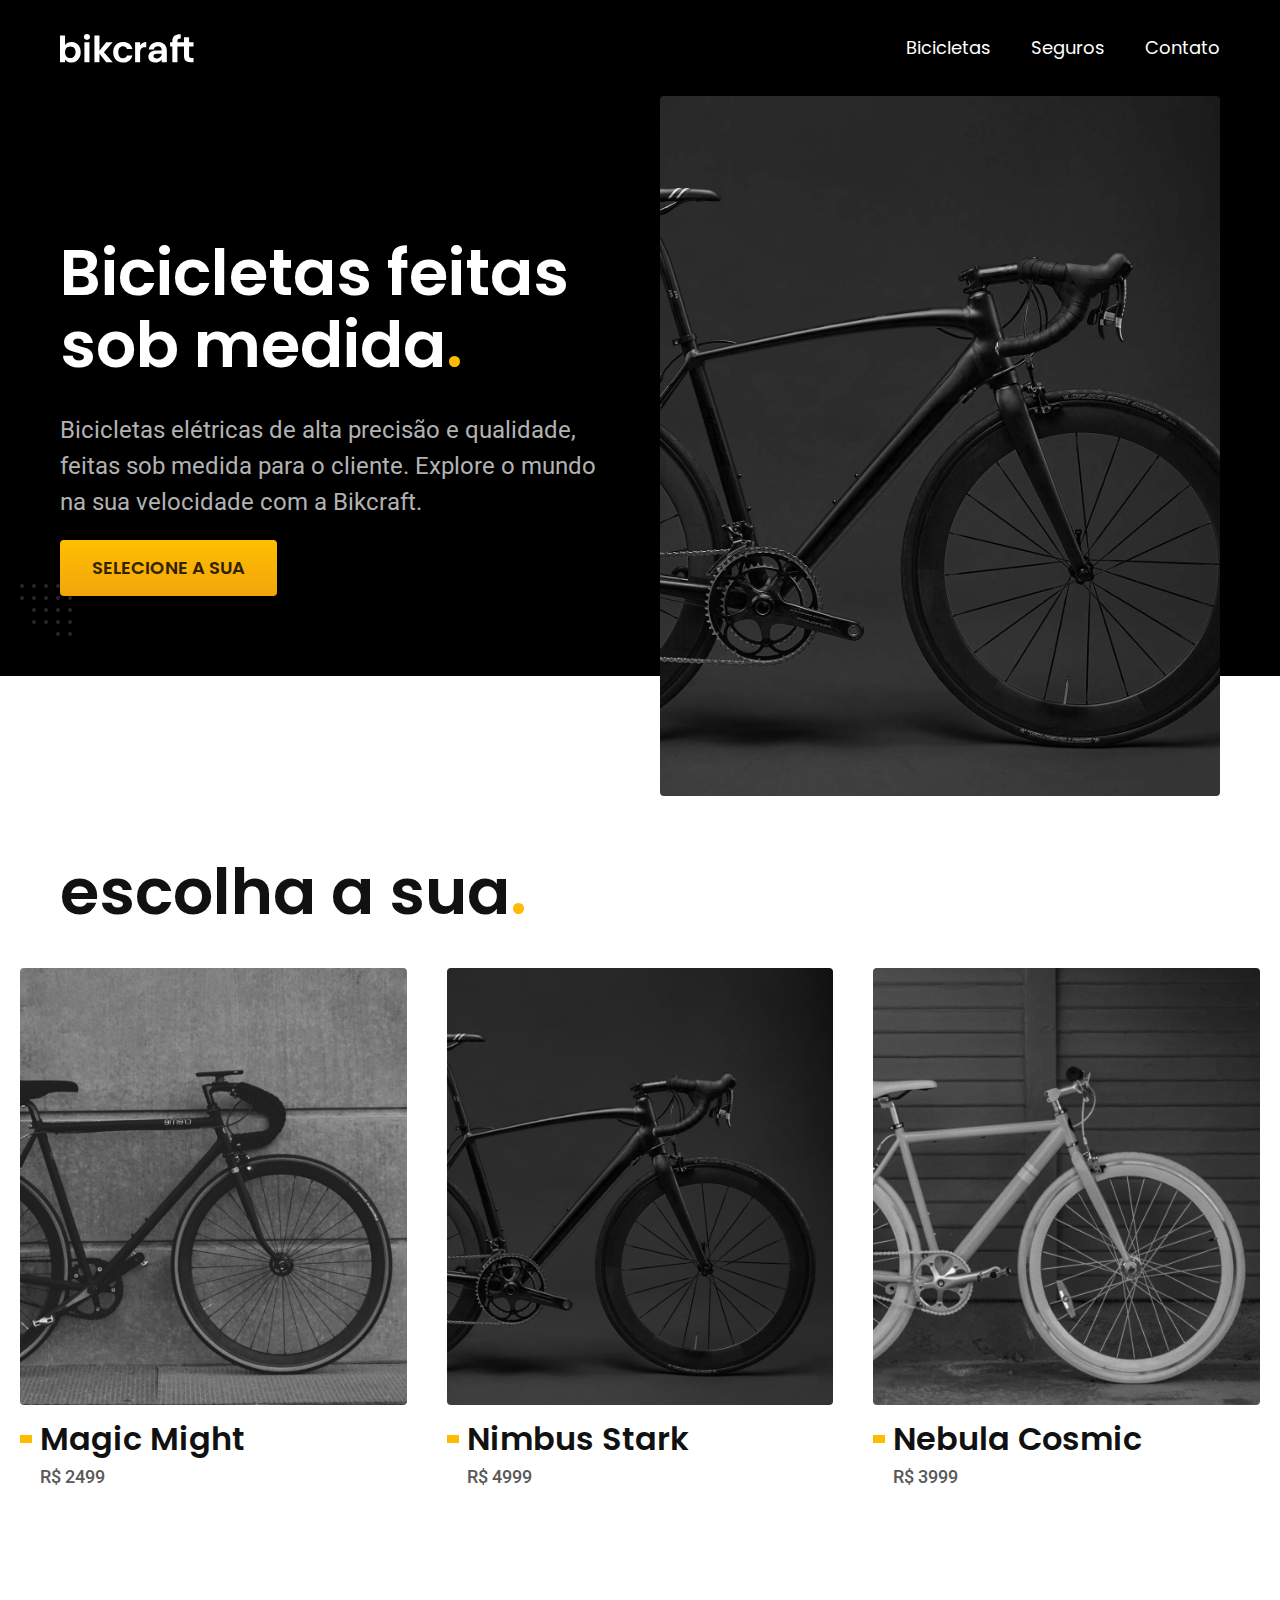
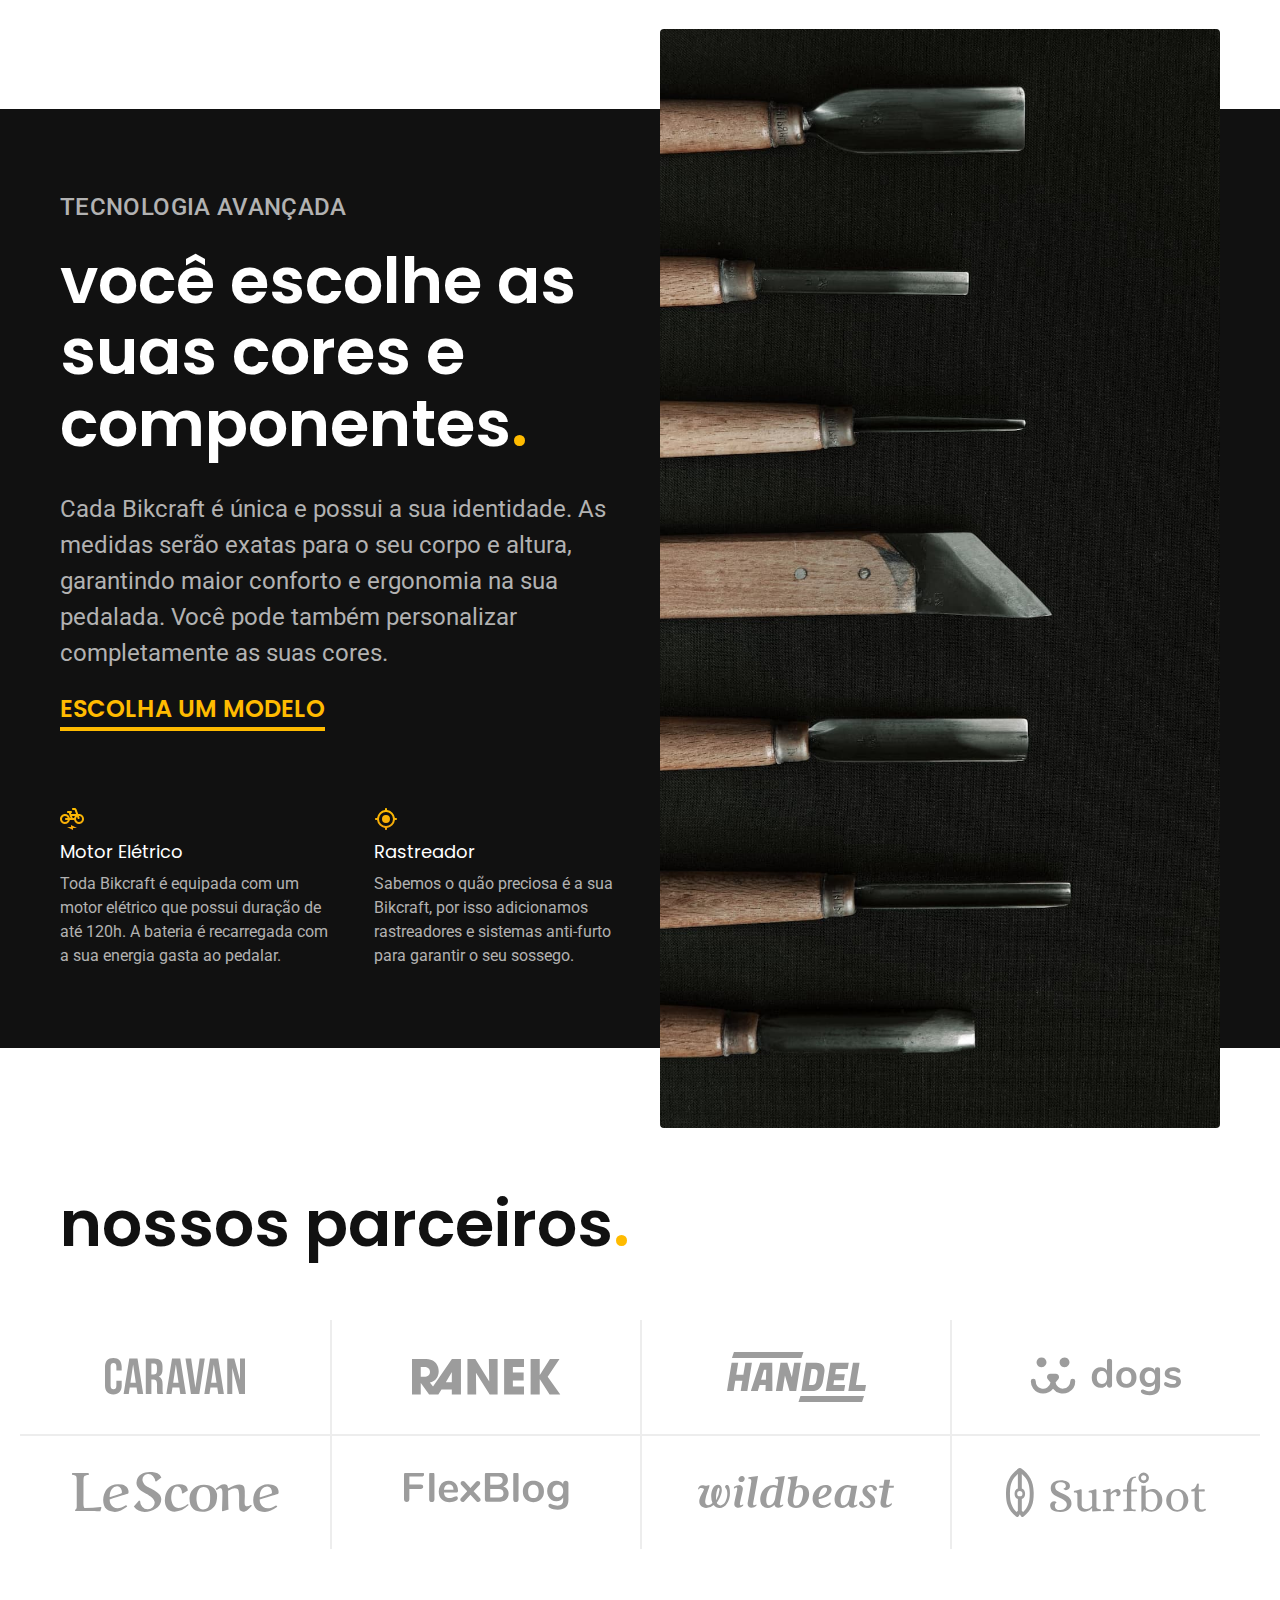
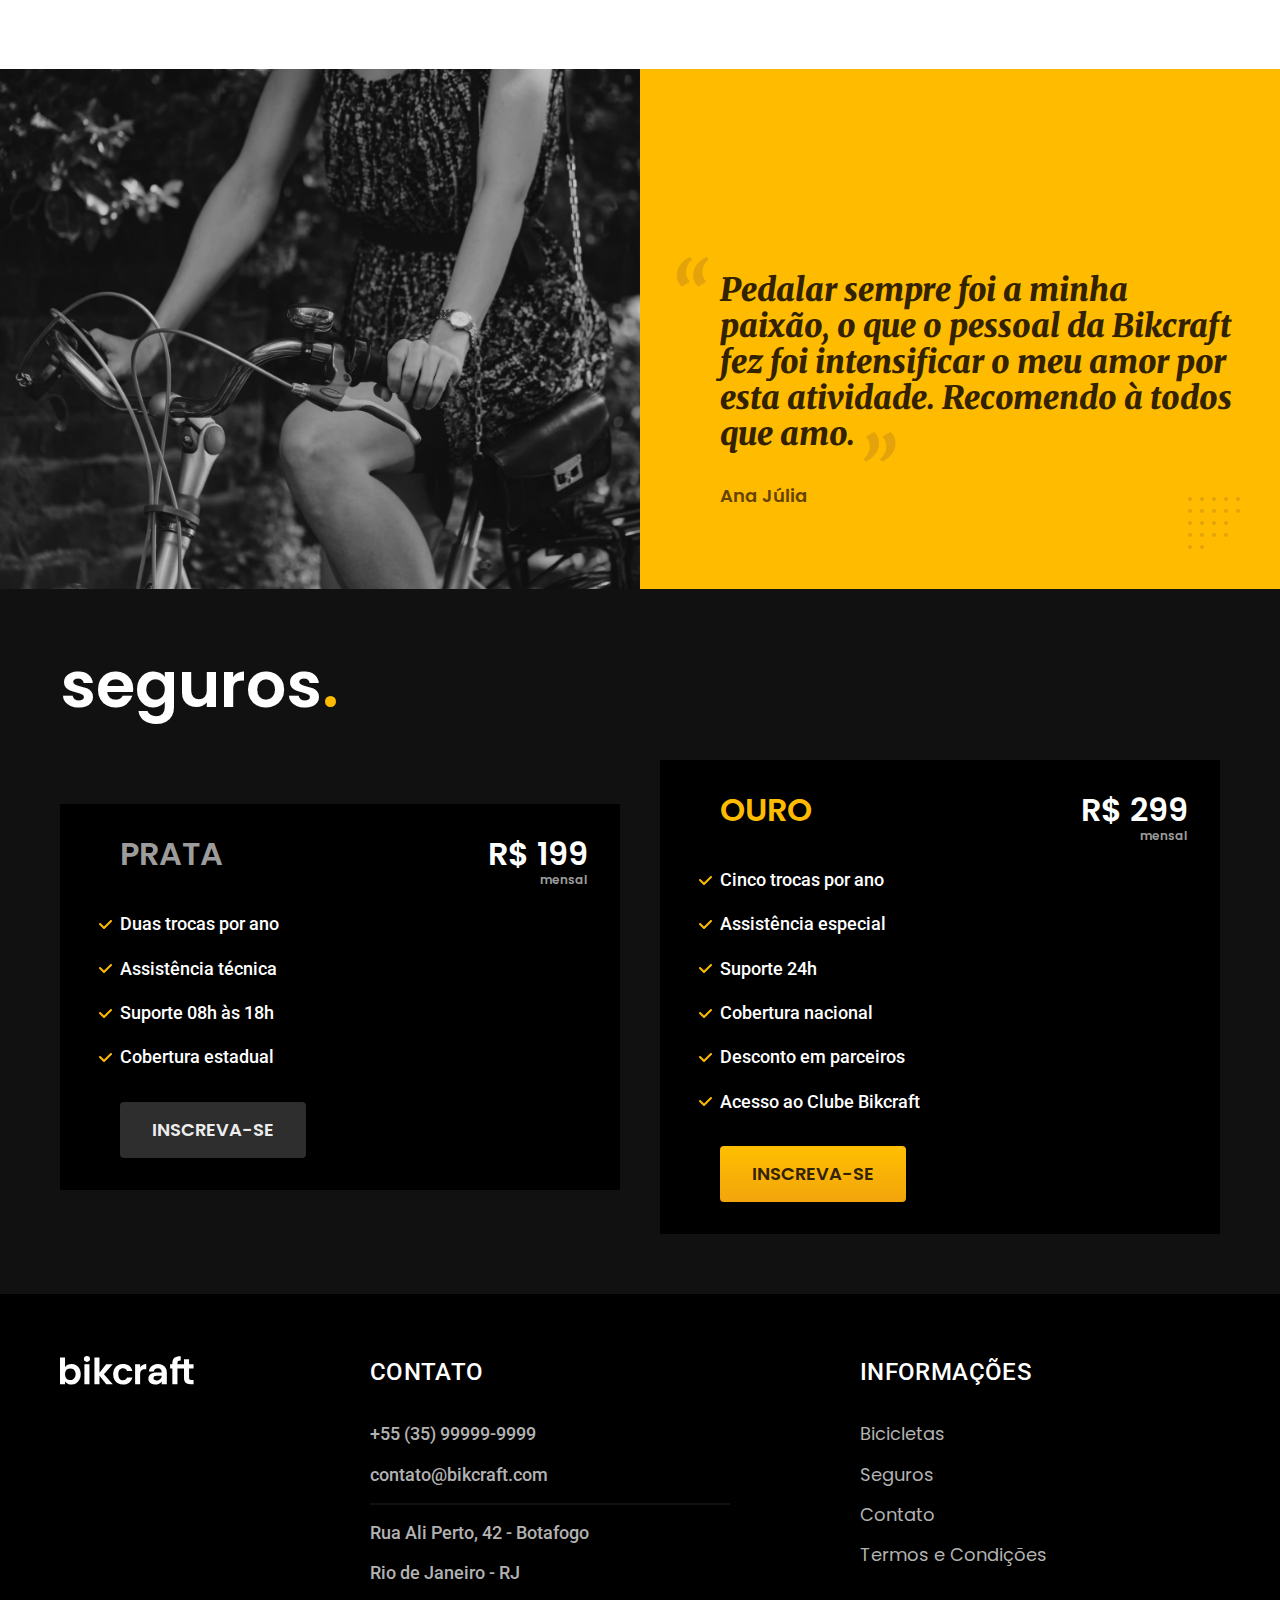
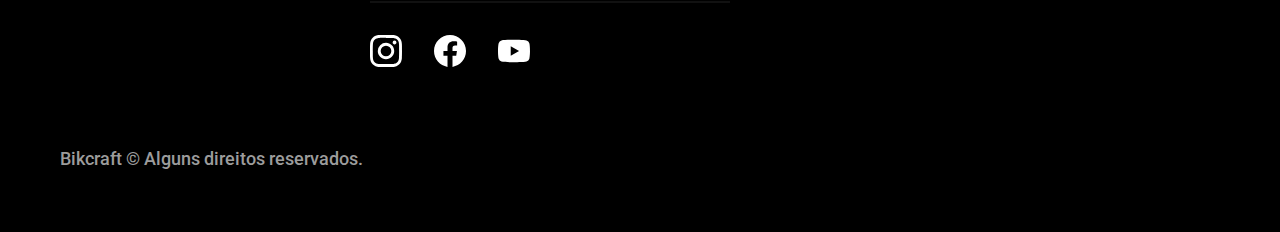
<file: index.html>
<!DOCTYPE html>
<html lang="en">
<head>
    <meta charset="UTF-8">
    <meta http-equiv="X-UA-Compatible" content="IE=edge">
    <meta name="description" content="Bicicletas elétricas de alta precisão e qualidade, feitas sob medida para o cliente. Explore o mundo na sua velocidade com a Bikcraft.">
    <meta name="viewport" content="width=device-width, initial-scale=1.0">
    <title>Bikcraft - Bicicletas Elétricas</title>

    <link rel="preload" href="css/style.css" as="style">
    <link rel="stylesheet" href="css/style.css">

    <link rel="preconnect" href="https://fonts.googleapis.com">
    <link rel="preconnect" href="https://fonts.gstatic.com" crossorigin>
    <link href="https://fonts.googleapis.com/css2?family=Merriweather:ital,wght@1,900&family=Poppins:wght@400;600&family=Roboto:wght@400;500&display=swap" rel="stylesheet">
</head>
<body>
    <header class="header-bg">
        <div class="header container">
            <a href="./">
                <img src="./img/bikcraft.svg" width="136" height="32" alt="Bikcraft">
            </a>
            <nav aria-label="primaria">
                <ul class="header-menu font-1-m color-0">
                    <li><a href="./bicicletas.html">Bicicletas</a></li>
                    <li><a href="./seguros.html">Seguros</a></li>
                    <li><a href="./contato.html">Contato</a></li>
                </ul>
            </nav>
        </div>
    </header>

    <main class="introduction-bg">
        <div class="introduction container">
            <div class="introduction-content">
                <h1 class="font-1-xxl color-0">Bicicletas feitas sob medida<span class="color-p1">.</span></h1>
                <p class="font-2-l color-5">Bicicletas elétricas de alta precisão e qualidade,  feitas sob medida para o cliente. Explore o mundo na sua velocidade com a Bikcraft.</p>
                <a class="button" href="./bicicletas.html">Selecione a sua</a>
            </div>
                <picture>
                    <source media="(max-width: 800px)" srcset="./img/bicicletas/nimbus.jpg">
                    <img src="./img/fotos/introducao.jpg" width="1280" height="1600" alt="Bicicleta elétrica preta.">
                </picture>
        </div>
    </main>

    <article class="bicycles-list">
        <h2 class="font-1-xxl container">escolha a sua<span class="color-p1">.</span></h2>

        <ul>
            <li>
                <a href="./bicicletas/magic.html">
                    <img src="./img/bicicletas/magic-home.jpg" width="920" height="1040" alt="Bicicleta preta">
                    <h3 class="font-1-xl">Magic Might</h3>
                    <span class="font-2-m color-8">R$ 2499</span>
                </a>
            </li>

            <li>
                <a href="./bicicletas/nimbus.html">
                    <img src="./img/bicicletas/nimbus-home.jpg" width="920" height="1040" alt="Bicicleta preta">
                    <h3 class="font-1-xl">Nimbus Stark</h3>
                    <span class="font-2-m color-8">R$ 4999</span>
                </a>
            </li>
            
            <li>
                <a href="./bicicletas/nebula.html">
                    <img src="./img/bicicletas/nebula-home.jpg" width="920" height="1040" alt="Bicicleta preta">
                    <h3 class="font-1-xl">Nebula Cosmic</h3>
                    <span class="font-2-m color-8">R$ 3999</span>
                </a>
            </li>
        </ul>
    </article>

    <article class="technology-bg">
        <div class="technology container">
            <div class="technology-content">
                <span class="font-2-l-b color-5">Tecnologia Avançada</span>
                <h2 class="font-1-xxl color-0">você escolhe as suas cores e componentes<span class="color-p1">.</span></h2>
                <p class="font-2-l color-5">Cada Bikcraft é única e possui a sua identidade. As medidas serão exatas para o seu corpo e altura, garantindo maior conforto e ergonomia na sua pedalada. Você pode também personalizar completamente as suas cores.</p>
                <a class="link" href="./bicicletas.html">Escolha um modelo</a>

                <div class="technology-benefits">
                    <div>
                        <img src="img/icones/eletrica.svg" width="24" height="24" alt="">
                        <h3 class="font-1-m color-0">Motor Elétrico</h3>
                        <p class="font-2-s color-5">Toda Bikcraft é equipada com um motor elétrico que possui duração de até 120h. A bateria é recarregada com a sua energia gasta ao pedalar.</p>
                    </div>
                    <div>
                        <img src="img/icones/rastreador.svg" width="24" height="24" alt="">
                        <h3 class="font-1-m color-0">Rastreador</h3>
                        <p class="font-2-s color-5">Sabemos o quão preciosa é a sua Bikcraft, por isso adicionamos rastreadores e sistemas anti-furto para garantir o seu sossego.</p>
                    </div>
                </div>
            </div>

            <div class="technology-image">
                <img src="img/fotos/tecnologia.jpg" width="1200" height="1920" alt="">
            </div>
        </div>
    </article>

    <section class="partners" aria-label="Nossos parceiros">
        <h2 class="font-1-xxl container">nossos parceiros<span class="color-p1">.</span></h2>

        <ul>
            <li><img src="img/parceiros/caravan.svg" width="140" height="38" alt="caravan"></li>
            <li><img src="img/parceiros/ranek.svg" width="149" height="36"alt="ranek"></li>
            <li><img src="img/parceiros/handel.svg" width="139" height="50" alt="handel"></li>
            <li><img src="img/parceiros/dogs.svg" width="152" height="39" alt="dogs"></li>
            <li><img src="img/parceiros/lescone.svg" width="208" height="41" alt="lescone"></li>
            <li><img src="img/parceiros/flexblog.svg" width="165" height="38" alt="flexblog"></li>
            <li><img src="img/parceiros/wildbeast.svg" width="196" height="34" alt="wildbeast"></li>
            <li><img src="img/parceiros/surfbot.svg" width="200" height="49" alt="surfbot"></li>
        </ul>

    </section>

    <section class="testimonial" aria-label="Depoimento">
        <div>
            <img src="img/fotos/depoimento.jpg" width="1560" height="1360" alt="Pessoa pedalando uma bicicleta bikcraft">
        </div>

        <div class="testimonial-content">
            <blockquote class="font-1-xl color-p5">
                <p>Pedalar sempre foi a minha paixão, o que o pessoal da Bikcraft fez foi intensificar o meu amor por esta atividade. Recomendo à todos que amo.</p>
            </blockquote>
            <span class="font-1-m-b color-p4">Ana Júlia</span>
        </div>
    </section>

    <article class="security-bg">
        <div class="security container">
            <h2 class="font-1-xxl color-0">seguros<span class="color-p1">.</span></h2>

            <div class="security-items">
                <h3 class="font-1-xl color-6">PRATA</h3>
                <span class="font-1-xl color-0">R$ 199 <span class="font-1-xs color-6">mensal</span></span>
                <ul class="font-2-m color-0">
                    <li>Duas trocas por ano</li>
                    <li>Assistência técnica</li>
                    <li>Suporte 08h às 18h</li>
                    <li>Cobertura estadual</li>
                </ul>
                <a class="button second" href="./orcamento.html">Inscreva-se</a>
            </div>

            <div class="security-items">
                <h3 class="font-1-xl color-p1">OURO</h3>
                <span class="font-1-xl color-0">R$ 299 <span class="font-1-xs color-6">mensal</span></span>
                <ul class="font-2-m color-0">
                    <li>Cinco trocas por ano</li>
                    <li>Assistência especial</li>
                    <li>Suporte 24h</li>
                    <li>Cobertura nacional</li>
                    <li>Desconto em parceiros</li>
                    <li>Acesso ao Clube Bikcraft</li>
                </ul>
                <a class="button" href="./orcamento.html">Inscreva-se</a>
            </div>
        </div>
    </article>

    <footer class="footer-bg">
        <div class="footer container">
            <img src="img/bikcraft.svg" width="136" height="32" alt="Bikcraft">

            <div class="footer-contact">
                <h3 class="font-2-l-b color-0" >Contato</h3>

                <ul class="font-2-m color-5">
                    <li><a href="tel:+5535999999999">+55 (35) 99999-9999</a></li>
                    <li><a href="mailto:contato@bikcraft.com">contato@bikcraft.com</a></li>
                    <li>Rua Ali Perto, 42 - Botafogo</li>
                    <li>Rio de Janeiro - RJ</li>
                </ul>

                <div class="footer-socialmedia">
                   <a href="./">
                    <img src="img/redes/instagram.svg" width="32" height="32" alt="Instagram">
                   </a>

                   <a href="./">
                    <img src="img/redes/facebook.svg" width="32" height="32" alt="Facebook">
                   </a>

                   <a href="./">
                    <img src="img/redes/youtube.svg" width="32" height="32" alt="Youtube">
                   </a>
                </div>
            </div>

            <div class="footer-informations">
                <h3 class="font-2-l-b color-0" >Informações</h3>

                <nav>
                    <ul class="font-1-m color-5">
                        <li><a href="./bicicletas.html">Bicicletas</a></li>
                        <li><a href="./seguros.html">Seguros</a></li>
                        <li><a href="./contato.html">Contato</a></li>
                        <li><a href="./termos.html">Termos e Condições</a></li>
                    </ul>
                </nav>
            </div>

            <p class="footer-copy font-2-m color-6">Bikcraft © Alguns direitos reservados.</p>
        </div>
    </footer>
</body>
</html>
</file>
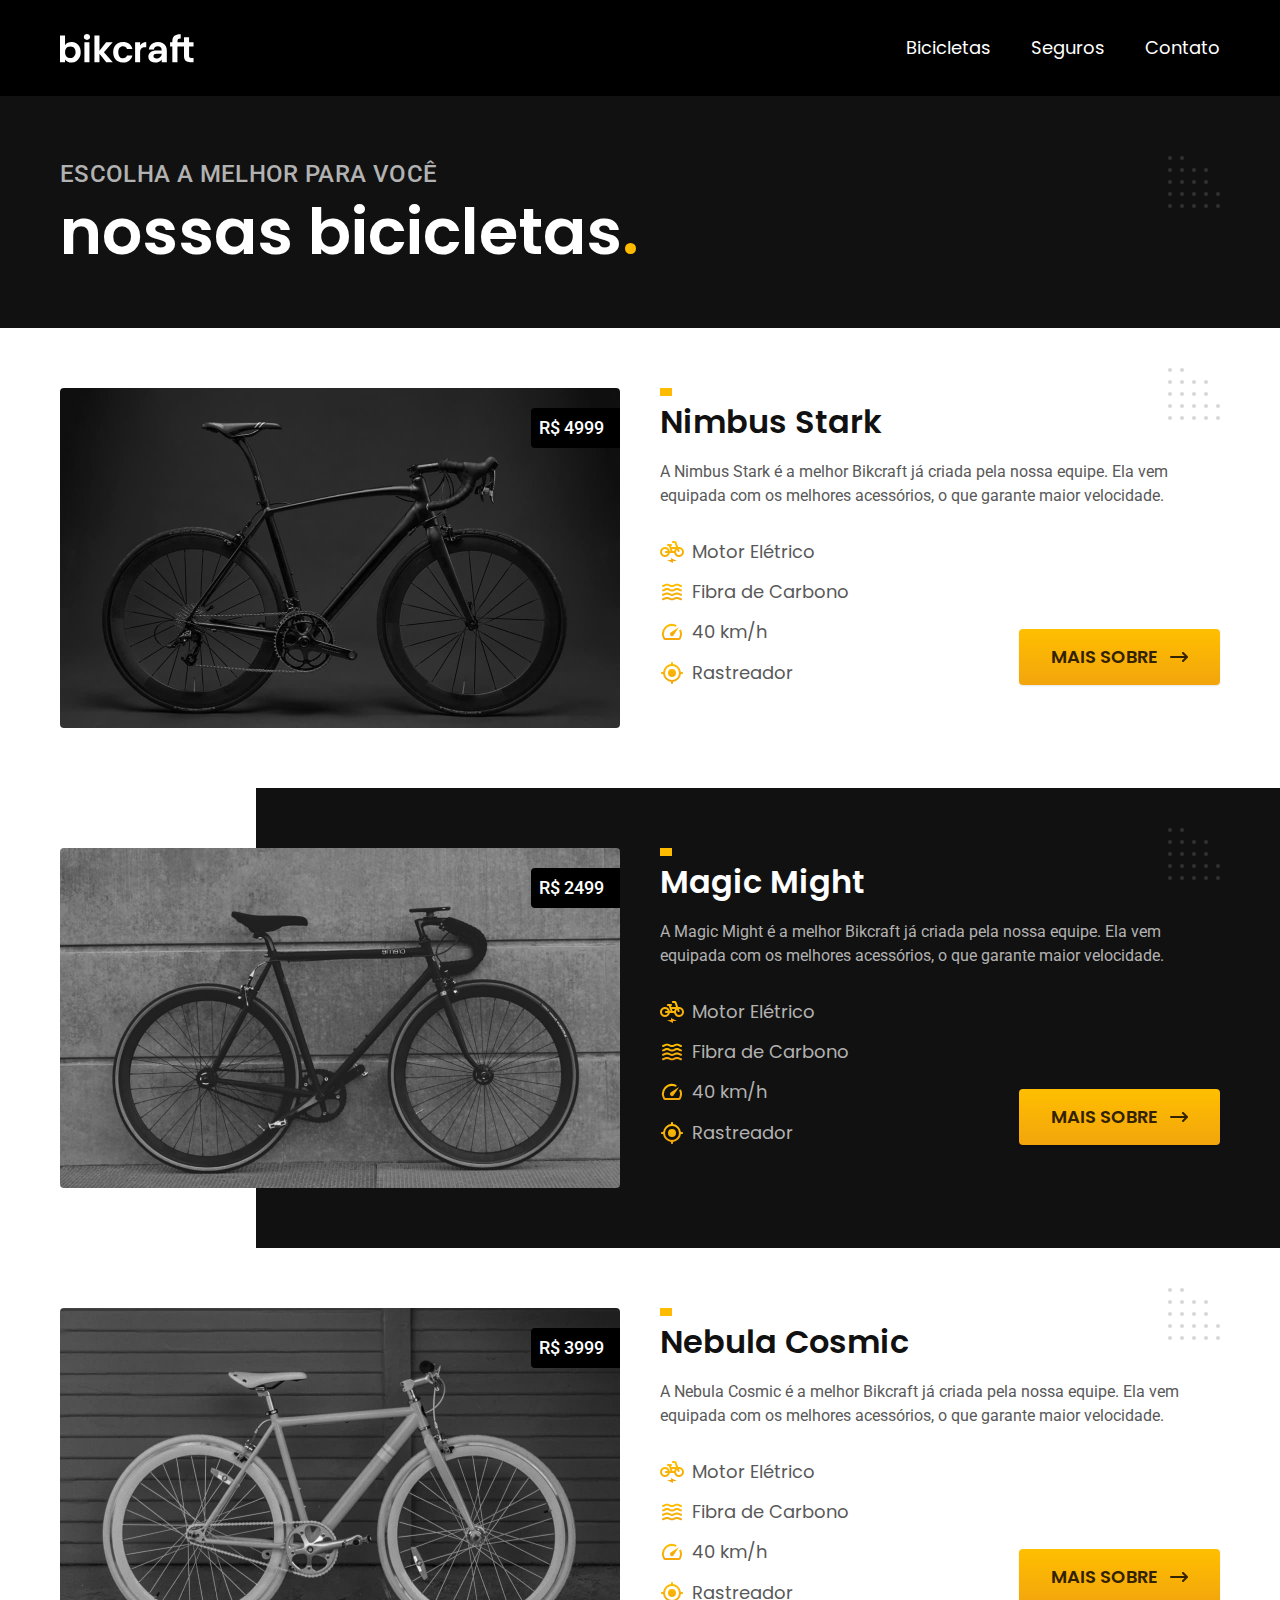
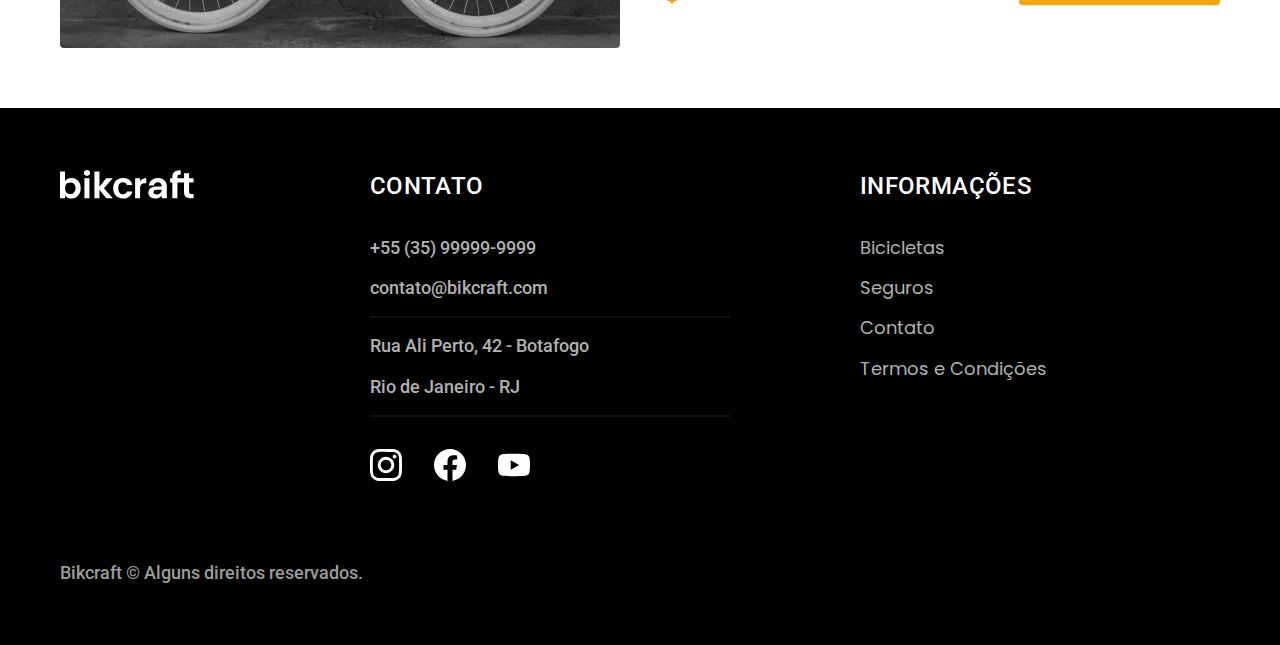
<file: bicicletas.html>
<!DOCTYPE html>
<html lang="en">
<head>
    <meta charset="UTF-8">
    <meta http-equiv="X-UA-Compatible" content="IE=edge">
    <meta name="description" content="Termos e condições.">
    <meta name="viewport" content="width=device-width, initial-scale=1.0">
    <title>Bicicletas | Bikcraft</title>

    <link rel="preload" href="css/style.css" as="style">
    <link rel="stylesheet" href="css/style.css">

    <link rel="preconnect" href="https://fonts.googleapis.com">
    <link rel="preconnect" href="https://fonts.gstatic.com" crossorigin>
    <link href="https://fonts.googleapis.com/css2?family=Merriweather:ital,wght@1,900&family=Poppins:wght@400;600&family=Roboto:wght@400;500&display=swap" rel="stylesheet">
</head>
<body id="bicicletas">
    <header class="header-bg">
        <div class="header container">
            <a href="./">
                <img src="./img/bikcraft.svg" alt="Bikcraft">
            </a>
            <nav aria-label="primaria">
                <ul class="header-menu font-1-m color-0">
                    <li><a href="./bicicletas.html">Bicicletas</a></li>
                    <li><a href="./seguros.html">Seguros</a></li>
                    <li><a href="./contato.html">Contato</a></li>
                </ul>
            </nav>
        </div>
    </header>

    <main>
        <div class="title-bg">
            <div class="title container">
                <p class="font-2-l-b color-5">Escolha a melhor para você</p>
                <h1 class="font-1-xxl color-0">nossas bicicletas<span class="color-p1">.</span></h1>
            </div>
        </div>

        <div class="bicycles container">
            <div class="bicycles-image">
                <img src="img/bicicletas/nimbus.jpg" alt="Bicicleta preta">
                <span class="font-2-m color-0">R$ 4999</span>
            </div>

            <div class="bicycles-content">
                <h2 class="font-1-xl">Nimbus Stark</h2>
                <p class="font-2-s color-8">A Nimbus Stark é a melhor Bikcraft já criada pela nossa equipe. Ela vem equipada com os melhores acessórios, o que garante maior velocidade.</p>
                <ul class="font-1-m color-8">
                    <li>
                        <img src="img/icones/eletrica.svg" alt="">Motor Elétrico
                    </li>

                    <li>
                        <img src="img/icones/carbono.svg" alt="">Fibra de Carbono
                    </li>

                    <li>
                        <img src="img/icones/velocidade.svg"alt=""> 40 km/h
                    </li>

                    <li>
                        <img src="img/icones/rastreador.svg"alt=""> Rastreador
                    </li>

                </ul>

                <a class="button arrow" href="./bicicletas/nimbus.html">Mais Sobre</a>

            </div>
        </div>

        <div class="bicycles-bg">
            <div class="bicycles container">
                <div class="bicycles-image">
                    <img src="img/bicicletas/magic.jpg" alt="Bicicleta preta">
                    <span class="font-2-m color-0">R$ 2499</span>
                </div>

                <div class="bicycles-content">
                    <h2 class="font-1-xl color-0">Magic Might</h2>
                    <p class="font-2-s color-5">A Magic Might é a melhor Bikcraft já criada pela nossa equipe. Ela vem equipada com os melhores acessórios, o que garante maior velocidade.</p>
                    <ul class="font-1-m color-5">
                        <li>
                            <img src="img/icones/eletrica.svg" alt=""> Motor Elétrico
                        </li>

                        <li>
                            <img src="img/icones/carbono.svg" alt=""> Fibra de Carbono
                        </li>

                        <li>
                            <img src="img/icones/velocidade.svg" alt=""> 40 km/h
                        </li>

                        <li>
                            <img src="img/icones/rastreador.svg" alt=""> Rastreador
                        </li>

                    </ul>

                    <a class="button arrow" href="./bicicletas/magic.html">Mais Sobre</a>

                </div>
            </div>
        </div>

        <div class="bicycles container">
            <div class="bicycles-image">
                <img src="img/bicicletas/nebula.jpg" alt="Bicicleta preta">
                <span class="font-2-m color-0">R$ 3999</span>
            </div>

            <div class="bicycles-content">
                <h2 class="font-1-xl">Nebula Cosmic</h2>
                <p class="font-2-s color-8">A Nebula Cosmic é a melhor Bikcraft já criada pela nossa equipe. Ela vem equipada com os melhores acessórios, o que garante maior velocidade.</p>
                <ul class="font-1-m color-8">
                    <li>
                        <img src="img/icones/eletrica.svg" alt=""> Motor Elétrico
                    </li>

                    <li>
                        <img src="img/icones/carbono.svg" alt=""> Fibra de Carbono
                    </li>

                    <li>
                        <img src="img/icones/velocidade.svg" alt=""> 40 km/h
                    </li>

                    <li>
                        <img src="img/icones/rastreador.svg" alt=""> Rastreador
                    </li>

                </ul>

                <a class="button arrow" href="./bicicletas/nebula.html">Mais Sobre</a>
                
            </div>
        </div>
    </main>

    <footer class="footer-bg">
        <div class="footer container">
            <img src="img/bikcraft.svg" alt="Bikcraft">

            <div class="footer-contact">
                <h3 class="font-2-l-b color-0" >Contato</h3>

                <ul class="font-2-m color-5">
                    <li><a href="tel:+5535999999999">+55 (35) 99999-9999</a></li>
                    <li><a href="mailto:contato@bikcraft.com">contato@bikcraft.com</a></li>
                    <li>Rua Ali Perto, 42 - Botafogo</li>
                    <li>Rio de Janeiro - RJ</li>
                </ul>

                <div class="footer-socialmedia">
                   <a href="./">
                    <img src="img/redes/instagram.svg" alt="Instagram">
                   </a>

                   <a href="./">
                    <img src="img/redes/facebook.svg" alt="Facebook">
                   </a>

                   <a href="./">
                    <img src="img/redes/youtube.svg" alt="Youtube">
                   </a>
                </div>
            </div>

            <div class="footer-informations">
                <h3 class="font-2-l-b color-0" >Informações</h3>

                <nav>
                    <ul class="font-1-m color-5">
                        <li><a href="./bicicletas.html">Bicicletas</a></li>
                        <li><a href="./seguros.html">Seguros</a></li>
                        <li><a href="./contato.html">Contato</a></li>
                        <li><a href="./termos.html">Termos e Condições</a></li>
                    </ul>
                </nav>
            </div>

            <p class="footer-copy font-2-m color-6">Bikcraft © Alguns direitos reservados.</p>
        </div>
    </footer>
</body>
</html>
</file>
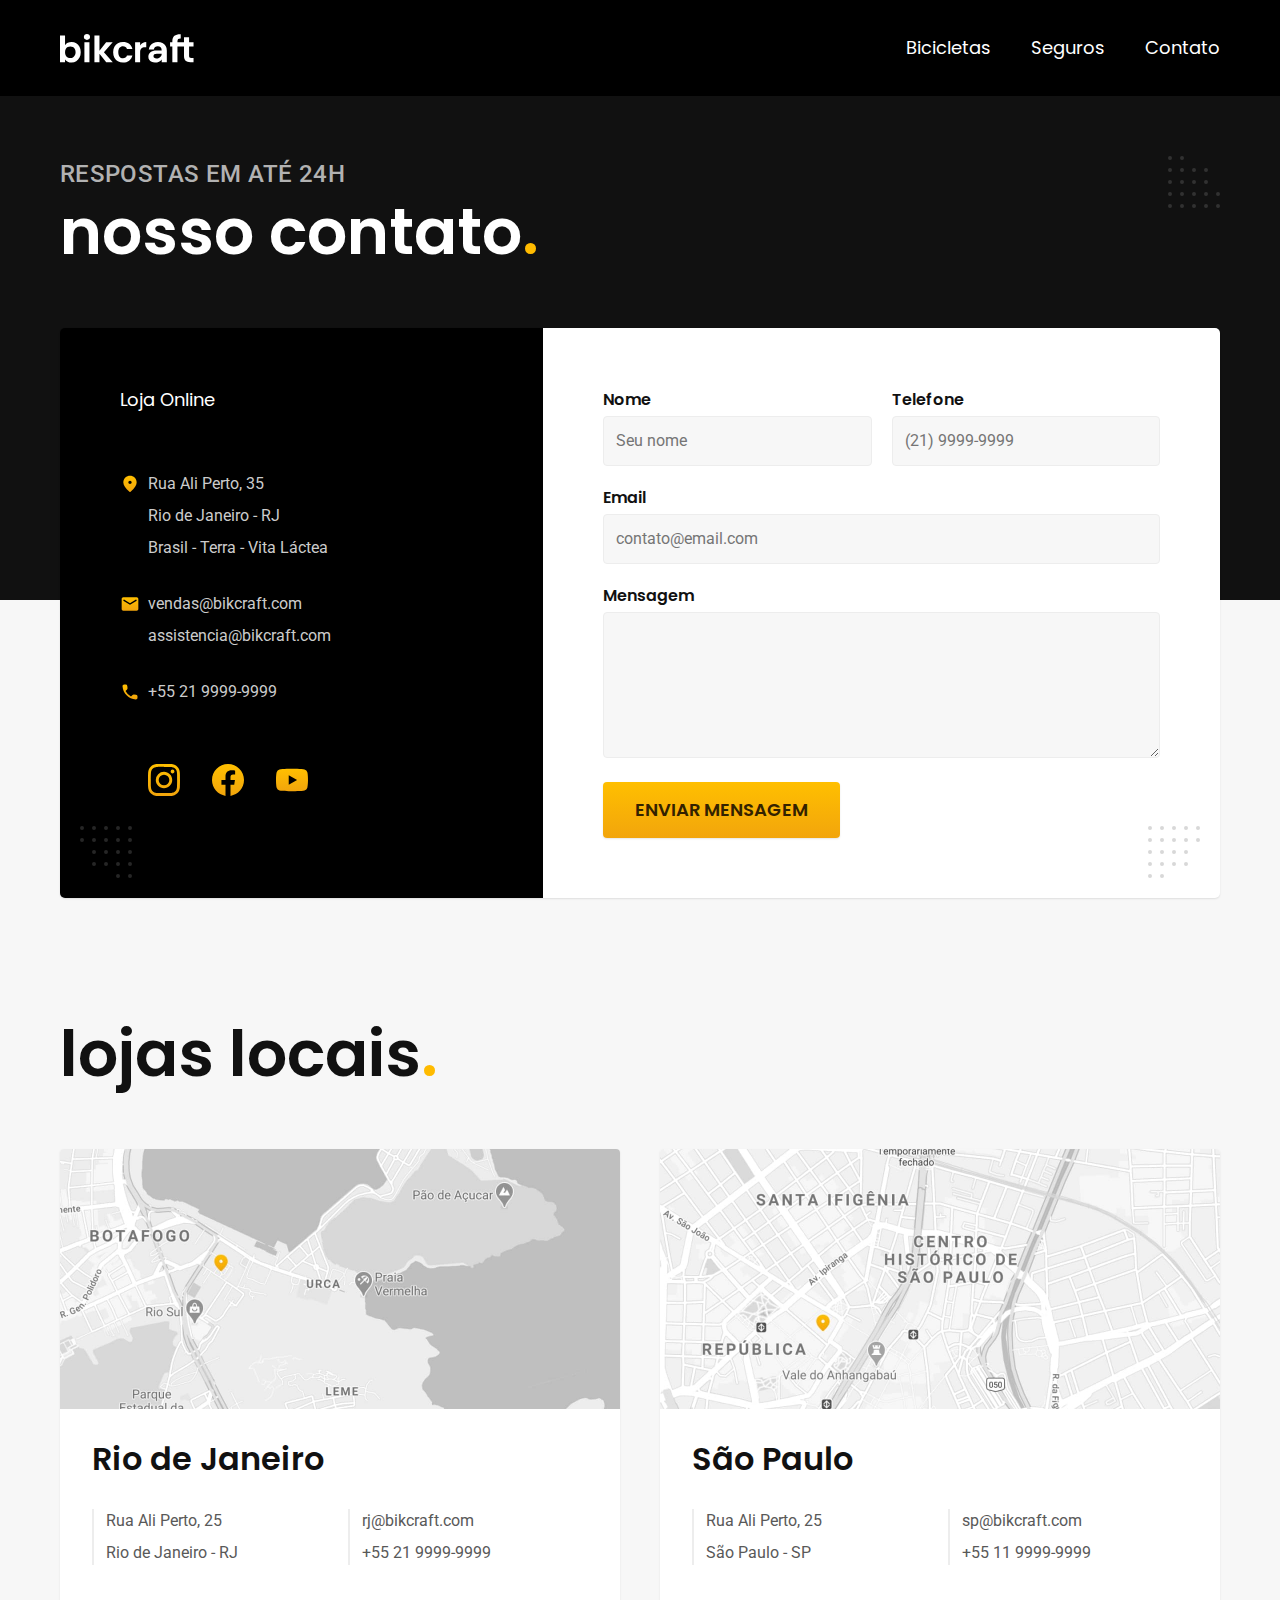
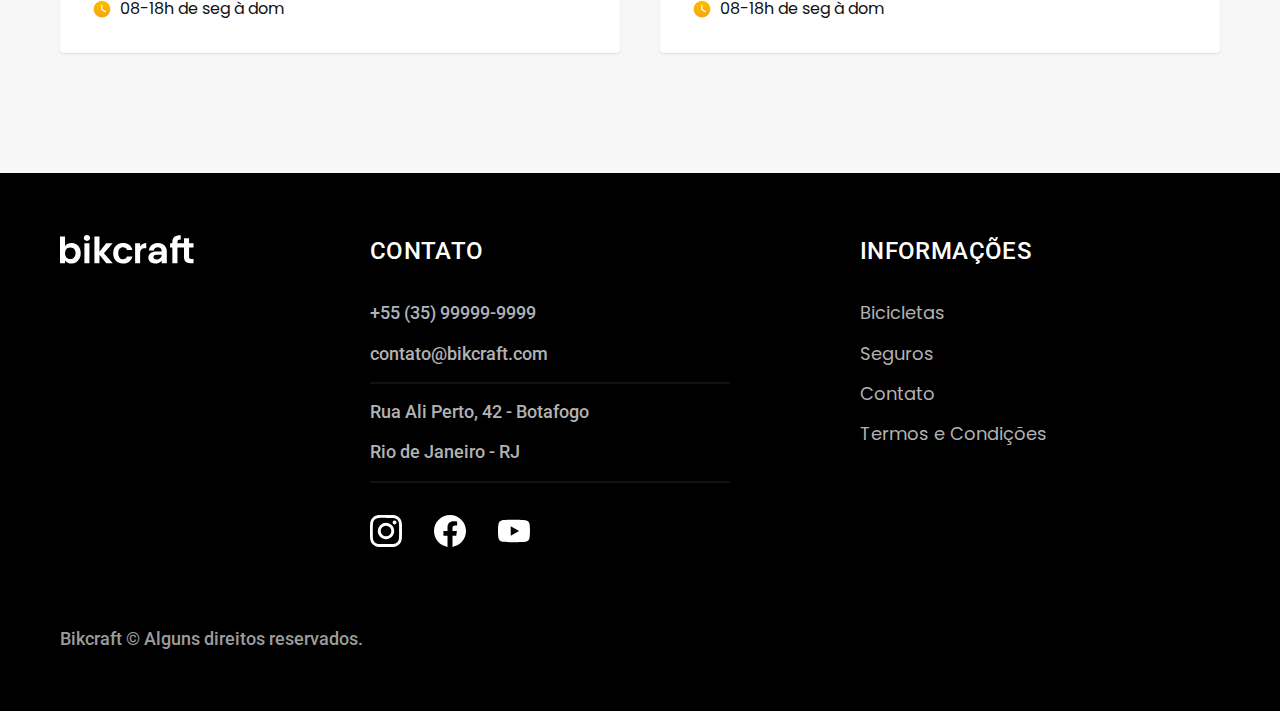
<file: contato.html>
<!DOCTYPE html>
<html lang="en">
<head>
    <meta charset="UTF-8">
    <meta http-equiv="X-UA-Compatible" content="IE=edge">
    <meta name="description" content="Termos e condições.">
    <meta name="viewport" content="width=device-width, initial-scale=1.0">
    <title>Contato | Bikcraft</title>

    <link rel="preload" href="css/style.css" as="style">
    <link rel="stylesheet" href="css/style.css">

    <link rel="preconnect" href="https://fonts.googleapis.com">
    <link rel="preconnect" href="https://fonts.gstatic.com" crossorigin>
    <link href="https://fonts.googleapis.com/css2?family=Merriweather:ital,wght@1,900&family=Poppins:wght@400;600&family=Roboto:wght@400;500&display=swap" rel="stylesheet">
</head>
<body id="contato">
    <header class="header-bg">
        <div class="header container">
            <a href="./">
                <img src="./img/bikcraft.svg" alt="Bikcraft">
            </a>
            <nav aria-label="primaria">
                <ul class="header-menu font-1-m color-0">
                    <li><a href="./bicicletas.html">Bicicletas</a></li>
                    <li><a href="./seguros.html">Seguros</a></li>
                    <li><a href="./contato.html">Contato</a></li>
                </ul>
            </nav>
        </div>
    </header>

    <main>
        <div class="title-bg">
            <div class="title container">
                <p class="font-2-l-b color-5">respostas em até 24h</p>
                <h1 class="font-1-xxl color-0">nosso contato<span class="color-p1">.</span></h1>
            </div>
        </div>

        <div class="contact container">
            <section class="contact-data" aria-label="Endereço">
                <h2 class="font-1-m color-0">Loja Online</h2>

                <div class="contact-address font-2-s color-4">
                    <p>Rua Ali Perto, 35</p>
                    <p>Rio de Janeiro - RJ</p>
                    <p>Brasil - Terra - Vita Láctea</p>
                </div>
                <address class="contact-meios font-2-s color-4">
                    <a href="mailto:vendas@bikcraft.com">vendas@bikcraft.com</a>
                    <a href="mailto:assistencia@bikcraft.com">assistencia@bikcraft.com</a>
                    <a href="tel:+552199999999">+55 21 9999-9999</a>
                </address>

                <div class="contact-social">
                    <a href="./">
                        <img src="img/redes/instagram-p.svg" alt="Instagram">
                       </a>
    
                       <a href="./">
                        <img src="img/redes/facebook-p.svg" alt="Facebook">
                       </a>
    
                       <a href="./">
                        <img src="img/redes/youtube-p.svg" alt="Youtube">
                       </a>
                </div>
            </section>

            <section class="contact-form" aria-label="Formulário">
                <div>
                    <form class="form" action="./contato.html">
                        <label for="name">Nome</label>
                        <input type="text" id="name" name="name" placeholder="Seu nome">
                    </form>
                </div>

                <div>
                    <form class="form" action="./contato.html">
                        <label for="phone">Telefone</label>
                        <input type="text" id="phone" name="telefone" placeholder="(21) 9999-9999">
                    </form>
                </div>

                <div class="col-2">
                    <form class="form" action="./contato.html">
                        <label for="email">Email</label>
                        <input type="text" id="email" name="email" placeholder="contato@email.com">
                    </form>
                </div>

                <div class="col-2">
                    <label for="message">Mensagem</label>
                    <textarea rows="5" id="message" name="mensagem"></textarea>
                </div>

                <button class="button col-2">Enviar Mensagem</button>
            </section>
        </div>
    
    </main>

    <article class="shop container">
        <h2 class="font-1-xxl">lojas locais<span class="color-p1">.</span></h2>
        
        <div class="shop-item">
            <img src="./img/lojas/rj.jpg" alt="mapa marcando o endereço em Rua Ali Perto, 25 - Rio de Janeiro - RJ">

            <div class="shop-content">
                <h3 class="font-1-xl">Rio de Janeiro</h3>
                <div class="shop-data font-2-s color-8">
                    <p>Rua Ali Perto, 25</p>
                    <p>Rio de Janeiro - RJ</p>
                </div>
                <div class="shop-data font-2-s color-8">
                    <a href="mailto:rj@bikcraft.com">rj@bikcraft.com</a>
                    <a href="tel:+552199999999">+55 21 9999-9999</a>
                </div>
                <p class="shop-time font-1-s"><img src="./img/icones/horario.svg" alt=""> 08-18h de seg à dom</p>
            </div>
        </div>

        <div class="shop-item">
            <img src="./img/lojas/sp.jpg" alt="mapa marcando o endereço em Rua Ali Perto, 25 - São Paulo - SP">

            <div class="shop-content">
                <h3 class="font-1-xl">São Paulo</h3>

                <div class="shop-data font-2-s color-8">
                    <p>Rua Ali Perto, 25</p>
                    <p>São Paulo - SP</p>
                </div>
                <div class="shop-data font-2-s color-8">
                    <a href="mailto:sp@bikcraft.com">sp@bikcraft.com</a>
                    <a href="tel:+551199999999">+55 11 9999-9999</a>
                </div>
                <p class="shop-time font-1-s"><img src="./img/icones/horario.svg" alt=""> 08-18h de seg à dom</p>
            </div>
        </div>

    </article>

    <footer class="footer-bg">
        <div class="footer container">
            <img src="img/bikcraft.svg" alt="Bikcraft">

            <div class="footer-contact">
                <h3 class="font-2-l-b color-0" >Contato</h3>

                <ul class="font-2-m color-5">
                    <li><a href="tel:+5535999999999">+55 (35) 99999-9999</a></li>
                    <li><a href="mailto:contato@bikcraft.com">contato@bikcraft.com</a></li>
                    <li>Rua Ali Perto, 42 - Botafogo</li>
                    <li>Rio de Janeiro - RJ</li>
                </ul>

                <div class="footer-socialmedia">
                   <a href="./">
                    <img src="img/redes/instagram.svg" alt="Instagram">
                   </a>

                   <a href="./">
                    <img src="img/redes/facebook.svg" alt="Facebook">
                   </a>

                   <a href="./">
                    <img src="img/redes/youtube.svg" alt="Youtube">
                   </a>
                </div>
            </div>

            <div class="footer-informations">
                <h3 class="font-2-l-b color-0" >Informações</h3>

                <nav>
                    <ul class="font-1-m color-5">
                        <li><a href="./bicicletas.html">Bicicletas</a></li>
                        <li><a href="./seguros.html">Seguros</a></li>
                        <li><a href="./contato.html">Contato</a></li>
                        <li><a href="./termos.html">Termos e Condições</a></li>
                    </ul>
                </nav>
            </div>

            <p class="footer-copy font-2-m color-6">Bikcraft © Alguns direitos reservados.</p>
        </div>
    </footer>
</body>
</html>
</file>
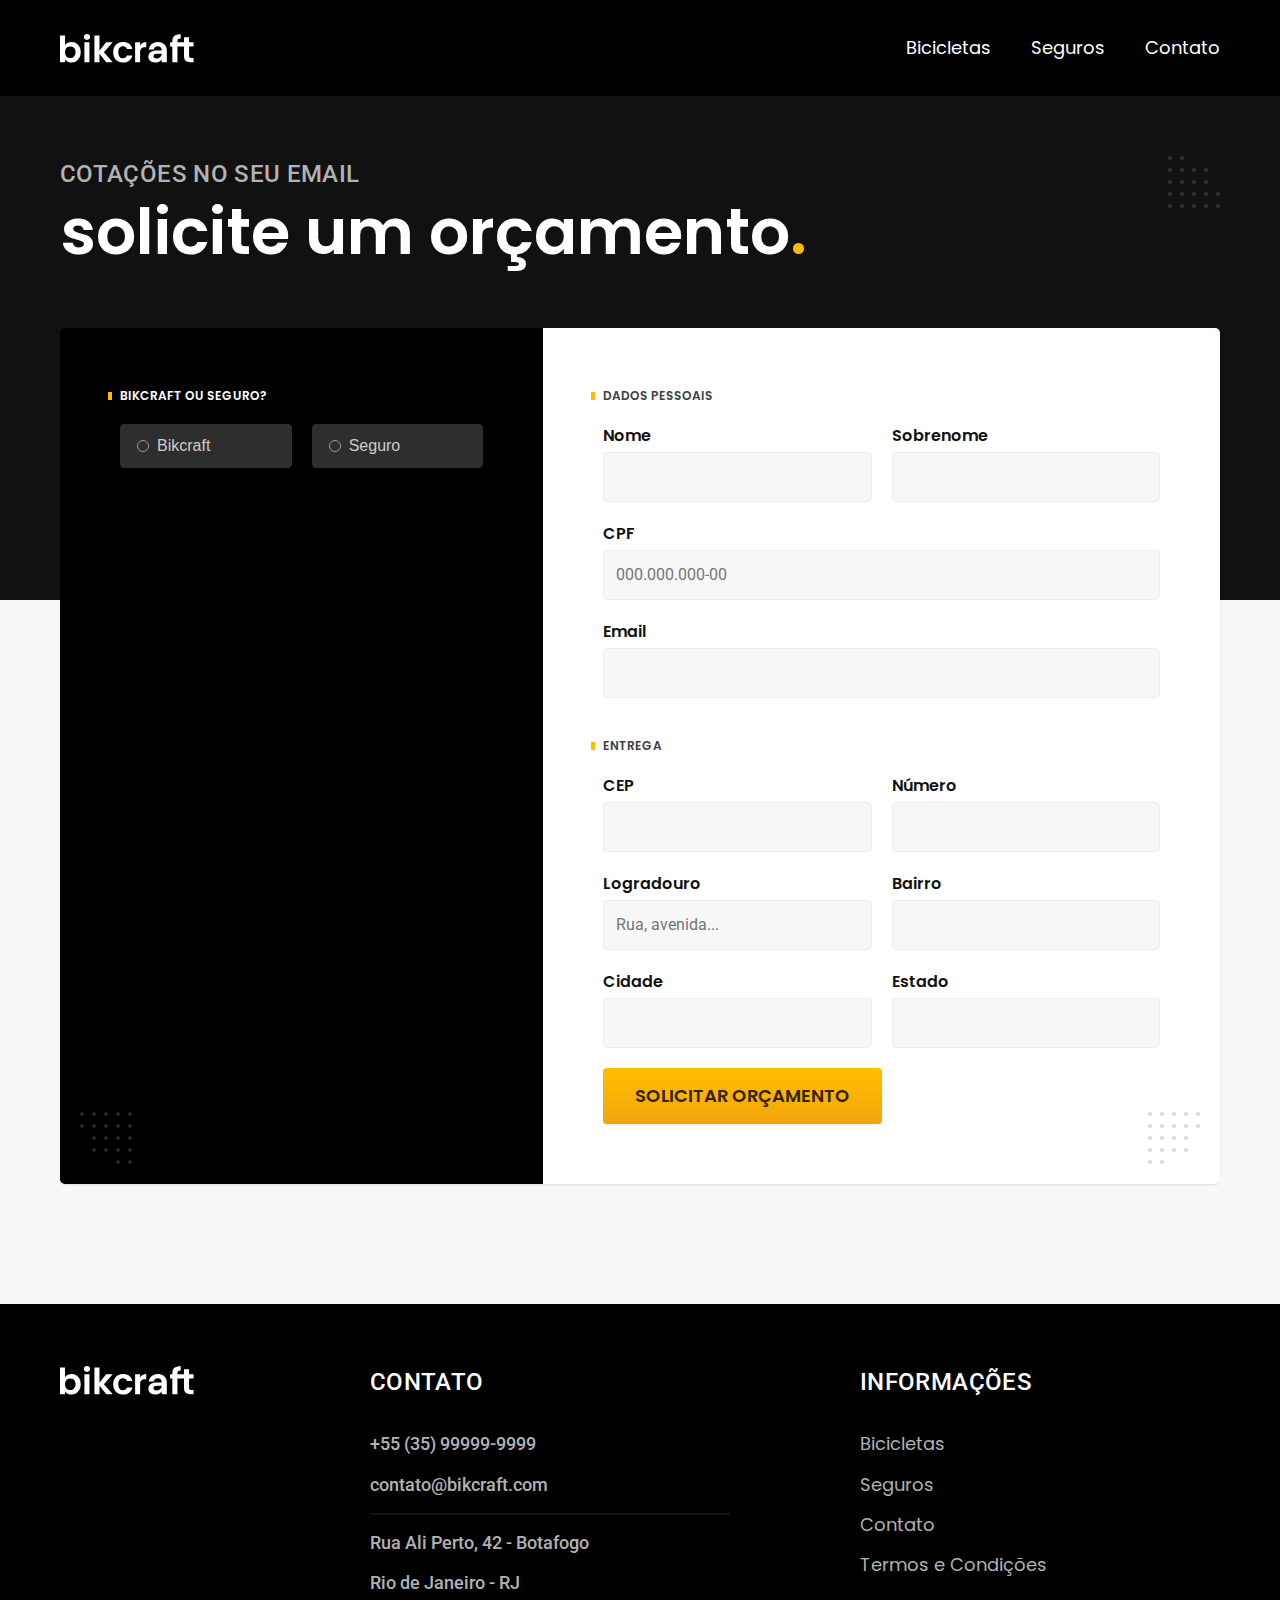
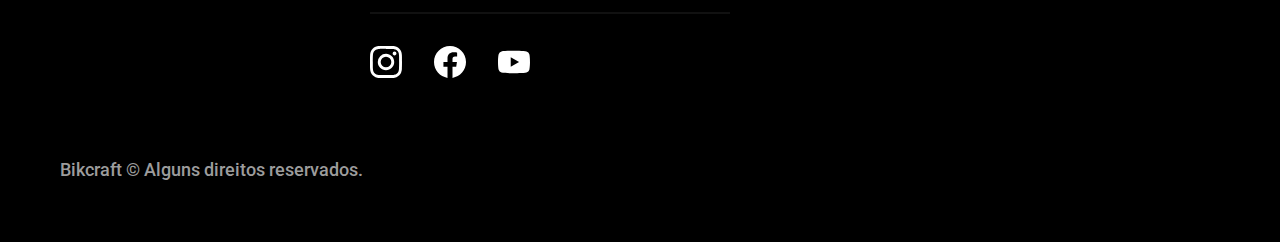
<file: orcamento.html>
<!DOCTYPE html>
<html lang="en">
<head>
    <meta charset="UTF-8">
    <meta http-equiv="X-UA-Compatible" content="IE=edge">
    <meta name="description" content="Termos e condições.">
    <meta name="viewport" content="width=device-width, initial-scale=1.0">
    <title>Orçamento | Bikcraft</title>

    <link rel="preload" href="css/style.css" as="style">
    <link rel="stylesheet" href="css/style.css">

    <link rel="preconnect" href="https://fonts.googleapis.com">
    <link rel="preconnect" href="https://fonts.gstatic.com" crossorigin>
    <link href="https://fonts.googleapis.com/css2?family=Merriweather:ital,wght@1,900&family=Poppins:wght@400;600&family=Roboto:wght@400;500&display=swap" rel="stylesheet">
</head>
<body id="orcamento">
    <header class="header-bg">
        <div class="header container">
            <a href="./">
                <img src="./img/bikcraft.svg" alt="Bikcraft">
            </a>
            <nav aria-label="primaria">
                <ul class="header-menu font-1-m color-0">
                    <li><a href="./bicicletas.html">Bicicletas</a></li>
                    <li><a href="./seguros.html">Seguros</a></li>
                    <li><a href="./contato.html">Contato</a></li>
                </ul>
            </nav>
        </div>
    </header>

    <main>
        <div class="title-bg">
            <div class="title container">
                <p class="font-2-l-b color-5">Cotações no seu email</p>
                <h1 class="font-1-xxl color-0">solicite um orçamento<span class="color-p1">.</span></h1>
            </div>
        </div>

        <form class="budget container" action="./">
            <div class="budget-product">
                <h2 class="font-1-xs color-0">Bikcraft ou seguro?</h2>

                <input type="radio" name="type" value="bikcraft" id="bikcraft">
                <label for="bikcraft">Bikcraft</label>

                <input type="radio" name="type" value="seguro" id="seguro">
                <label for="seguro">Seguro</label>
            

                <div class="budget-content" id="budget-bikcraft">
                    <h2 class="font-1-xs color-5">Escolha a sua</h2>

                    <input type="radio" name="product" value="nimbus" id="nimbus">
                    <label for="nimbus">Nimbus Stark <span>R$ 4999</span></label>
                    
                    <div class="budget-details">
                        <ul class="font-1-xs color-8">
                            <li><img src="img/icones/eletrica.svg" alt="">Motor Elétrico</li>
                            <li><img src="img/icones/carbono.svg" alt="">Fibra de Carbono</li>
                            <li><img src="img/icones/velocidade.svg" alt="">40 km/h</li>
                            <li><img src="img/icones/rastreador.svg" alt="">Rastreador</li>
                        </ul>

                        <img src="img/bicicletas/nimbus.jpg" alt="Bicicleta preta">
                    </div>

                    <input type="radio" name="product" value="magic" id="magic">
                    <label for="magic">Magic Might <span>R$ 2499</span></label>
                    <div class="budget-details">
                        <ul class="font-1-xs color-8">
                            <li><img src="img/icones/eletrica.svg" alt="">Motor Elétrico</li>
                            <li><img src="img/icones/carbono.svg" alt="">Fibra de Carbono</li>
                            <li><img src="img/icones/velocidade.svg" alt="">40 km/h</li>
                            <li><img src="img/icones/rastreador.svg" alt="">Rastreador</li>
                        </ul>

                        <img src="img/bicicletas/magic.jpg" alt="Bicicleta preta">
                    </div>

                    <input type="radio" name="product" value="nebula" id="nebula">
                    <label for="nebula">Nebula Cosmic <span>R$ 3999</span></label>
                    <div class="budget-details">
                        <ul class="font-1-xs color-8">
                            <li><img src="img/icones/eletrica.svg" alt="">Motor Elétrico</li>
                            <li><img src="img/icones/carbono.svg" alt="">Fibra de Carbono</li>
                            <li><img src="img/icones/velocidade.svg" alt="">40 km/h</li>
                            <li><img src="img/icones/rastreador.svg" alt="">Rastreador</li>
                        </ul>

                        <img src="img/bicicletas/nebula.jpg" alt="Bicicleta preta">
                    </div>
                </div>

                <div class="budget-content" id="budget-seguro">
                    <h2 class="font-1-xs color-5">Escolha o plano</h2>

                    <input type="radio" name="product" value="prata" id="prata">
                    <label for="prata">Prata <span>R$ 199</span></label>

                    <input type="radio" name="product" value="ouro" id="ouro">
                    <label for="ouro">Ouro <span>R$ 299</span></label>
                </div>

            </div>

            <div class="budget-datas contact-form">
                <h2 class="font-1-xs color-9 col-2">Dados Pessoais</h2>
                <div>
                    <label for="name">Nome</label>
                    <input type="text" id="name" name="name">
                </div>

                <div>
                    <label for="lastname">Sobrenome</label>
                    <input type="text" id="lastname" name="lastname">
                </div>

                <div class="col-2">
                    <label for="cpf">CPF</label>
                    <input type="text" id="cpf" name="cpf" placeholder="000.000.000-00">
                </div>

                <div class="col-2">
                    <label for="email">Email</label>
                    <input type="email" id="email" name="email">
                </div>

                <h2 class="font-1-xs color-9 col-2">Entrega</h2>

                <div>
                    <label for="cep">CEP</label>
                    <input type="text" id="cep" name="cep">
                </div>

                <div>
                    <label for="number">Número</label>
                    <input type="text" id="number" name="number">
                </div>

                <div>
                    <label for="publicplace">Logradouro</label>
                    <input type="text" id="publicplace" name="publicplace" placeholder="Rua, avenida...">
                </div>

                <div>
                    <label for="district">Bairro</label>
                    <input type="text" id="district" name="district">
                </div>

                <div>
                    <label for="city">Cidade</label>
                    <input type="text" id="city" name="city">
                </div>

                <div>
                    <label for="state">Estado</label>
                    <input type="text" id="state" name="state">
                </div>

                <button class="button col-2">Solicitar Orçamento</button>
            </div>
        </form>
    </main>

    <footer class="footer-bg">
        <div class="footer container">
            <img src="img/bikcraft.svg" alt="Bikcraft">

            <div class="footer-contact">
                <h3 class="font-2-l-b color-0" >Contato</h3>

                <ul class="font-2-m color-5">
                    <li><a href="tel:+5535999999999">+55 (35) 99999-9999</a></li>
                    <li><a href="mailto:contato@bikcraft.com">contato@bikcraft.com</a></li>
                    <li>Rua Ali Perto, 42 - Botafogo</li>
                    <li>Rio de Janeiro - RJ</li>
                </ul>

                <div class="footer-socialmedia">
                   <a href="./">
                    <img src="img/redes/instagram.svg" alt="Instagram">
                   </a>

                   <a href="./">
                    <img src="img/redes/facebook.svg" alt="Facebook">
                   </a>

                   <a href="./">
                    <img src="img/redes/youtube.svg" alt="Youtube">
                   </a>
                </div>
            </div>

            <div class="footer-informations">
                <h3 class="font-2-l-b color-0" >Informações</h3>

                <nav>
                    <ul class="font-1-m color-5">
                        <li><a href="./bicicletas.html">Bicicletas</a></li>
                        <li><a href="./seguros.html">Seguros</a></li>
                        <li><a href="./contato.html">Contato</a></li>
                        <li><a href="./termos.html">Termos e Condições</a></li>
                    </ul>
                </nav>
            </div>

            <p class="footer-copy font-2-m color-6">Bikcraft © Alguns direitos reservados.</p>
        </div>
    </footer>
</body>
</html>
</file>
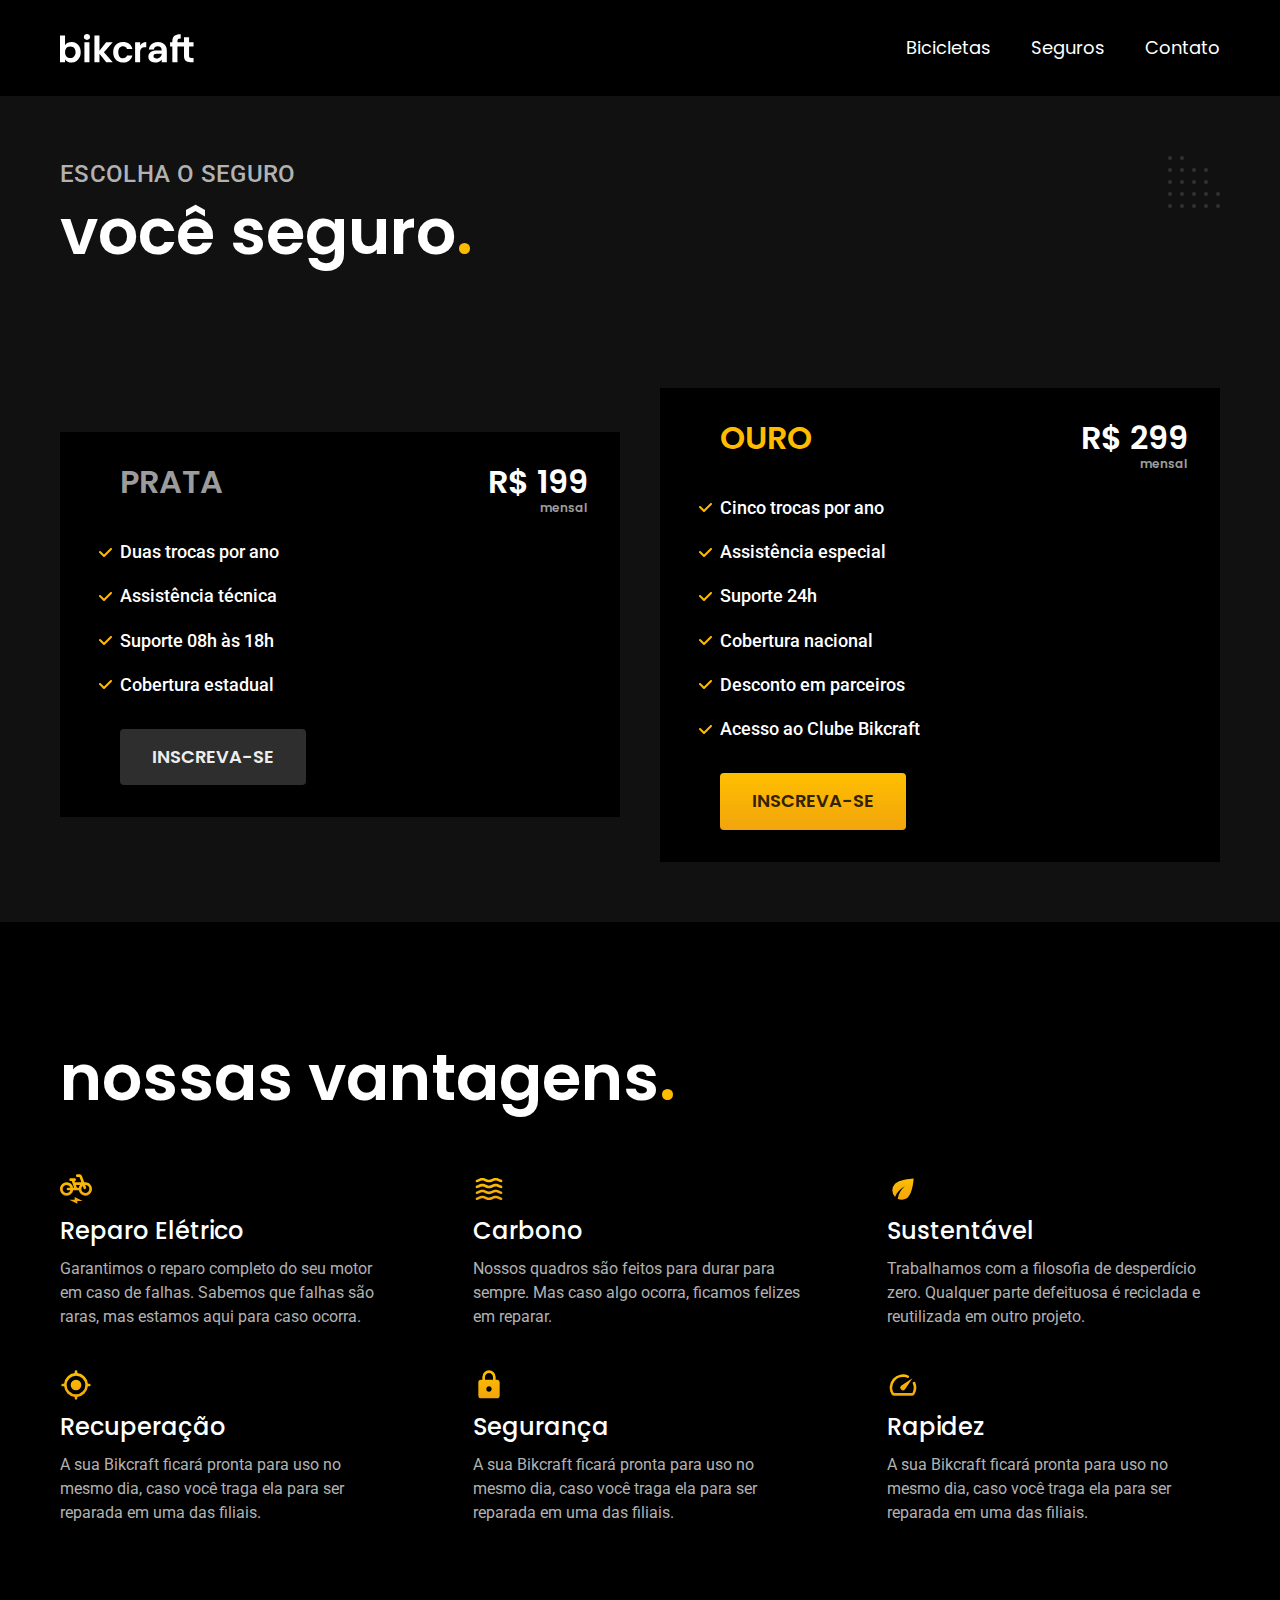
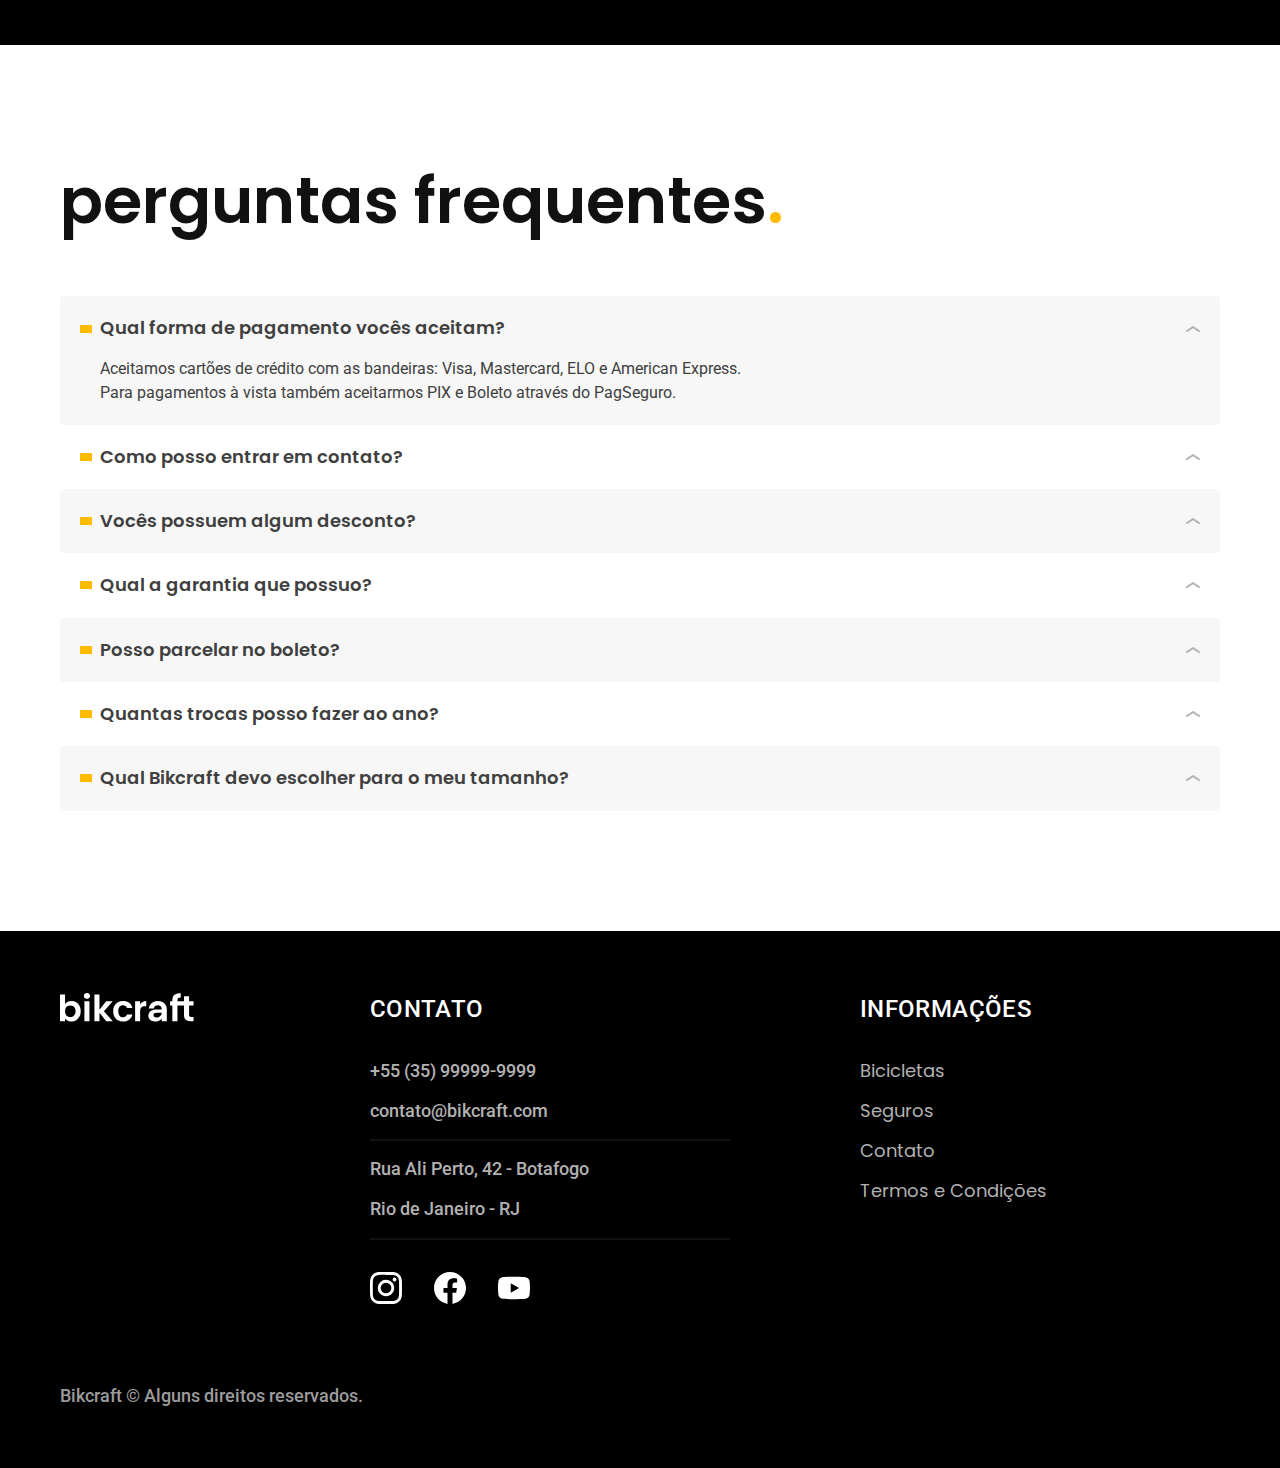
<file: seguros.html>
<!DOCTYPE html>
<html lang="en">
<head>
    <meta charset="UTF-8">
    <meta http-equiv="X-UA-Compatible" content="IE=edge">
    <meta name="description" content="Termos e condições.">
    <meta name="viewport" content="width=device-width, initial-scale=1.0">
    <title>Seguros | Bikcraft</title>

    <link rel="preload" href="css/style.css" as="style">
    <link rel="stylesheet" href="css/style.css">

    <link rel="preconnect" href="https://fonts.googleapis.com">
    <link rel="preconnect" href="https://fonts.gstatic.com" crossorigin>
    <link href="https://fonts.googleapis.com/css2?family=Merriweather:ital,wght@1,900&family=Poppins:wght@400;600&family=Roboto:wght@400;500&display=swap" rel="stylesheet">
</head>
<body id="seguros">
    <header class="header-bg">
        <div class="header container">
            <a href="./">
                <img src="./img/bikcraft.svg" alt="Bikcraft">
            </a>
            <nav aria-label="primaria">
                <ul class="header-menu font-1-m color-0">
                    <li><a href="./bicicletas.html">Bicicletas</a></li>
                    <li><a href="./seguros.html">Seguros</a></li>
                    <li><a href="./contato.html">Contato</a></li>
                </ul>
            </nav>
        </div>
    </header>

    <main class="security-bg">
        <div class="title-bg">
            <div class="title container">
                <p class="font-2-l-b color-5">escolha o seguro</p>
                <h1 class="font-1-xxl color-0">você seguro<span class="color-p1">.</span></h1>
            </div>
        </div>

        <div class="security container">
    
            <div class="security-items">
                <h3 class="font-1-xl color-6">PRATA</h3>
                <span class="font-1-xl color-0">R$ 199 <span class="font-1-xs color-6">mensal</span></span>
                <ul class="font-2-m color-0">
                    <li>Duas trocas por ano</li>
                    <li>Assistência técnica</li>
                    <li>Suporte 08h às 18h</li>
                    <li>Cobertura estadual</li>
                </ul>
                <a class="button second" href="./orcamento.html">Inscreva-se</a>
            </div>
    
            <div class="security-items">
                <h3 class="font-1-xl color-p1">OURO</h3>
                <span class="font-1-xl color-0">R$ 299 <span class="font-1-xs color-6">mensal</span></span>
                <ul class="font-2-m color-0">
                    <li>Cinco trocas por ano</li>
                    <li>Assistência especial</li>
                    <li>Suporte 24h</li>
                    <li>Cobertura nacional</li>
                    <li>Desconto em parceiros</li>
                    <li>Acesso ao Clube Bikcraft</li>
                </ul>
                <a class="button" href="./orcamento.html">Inscreva-se</a>
            </div>
        </div>
       
    </main>

    <article class="benefits-bg">
        <div class="benefits container">
            <h2 class="font-1-xxl color-0">nossas vantagens<span class="color-p1">.</span></h2>

            <ul>
                <li>
                    <img src="img/icones/eletrica.svg" alt="">
                    <h3 class="font-1-l color-0">Reparo Elétrico</h3>
                    <p class="font-2-s color-5">Garantimos o reparo completo do seu motor em caso de falhas. Sabemos que falhas são raras, mas estamos aqui para caso ocorra.</p>
                </li>

                <li>
                    <img src="img/icones/carbono.svg" alt="">
                    <h3 class="font-1-l color-0">Carbono</h3>
                    <p class="font-2-s color-5">Nossos quadros são feitos para durar para sempre. Mas caso algo ocorra, ficamos felizes em reparar.</p>
                </li>

                <li>
                    <img src="img/icones/sustentavel.svg" alt="">
                    <h3 class="font-1-l color-0">Sustentável</h3>
                    <p class="font-2-s color-5">Trabalhamos com a filosofia de desperdício zero. Qualquer parte defeituosa é reciclada e reutilizada em outro projeto.</p>
                </li>

                <li>
                    <img src="img/icones/rastreador.svg" alt="">
                    <h3 class="font-1-l color-0">Recuperação</h3>
                    <p class="font-2-s color-5">A sua Bikcraft ficará pronta para uso no mesmo dia, caso você traga ela para ser reparada em uma das filiais.</p>
                </li>

                <li>
                    <img src="img/icones/seguro.svg" alt="">
                    <h3 class="font-1-l color-0">Segurança</h3>
                    <p class="font-2-s color-5">A sua Bikcraft ficará pronta para uso no mesmo dia, caso você traga ela para ser reparada em uma das filiais.</p>
                </li>

                <li>
                    <img src="img/icones/velocidade.svg" alt="">
                    <h3 class="font-1-l color-0">Rapidez</h3>
                    <p class="font-2-s color-5">A sua Bikcraft ficará pronta para uso no mesmo dia, caso você traga ela para ser reparada em uma das filiais.</p>
                </li>
            </ul>
            
        </div>
    </article>

    <article class="questions container">
        <h2 class="font-1-xxl color-11">perguntas frequentes<span class="color-p1">.</span></h2>

        <ul>
            <li>
                <span class="font-1-m-b color-9">Qual forma de pagamento vocês aceitam?</span>
                <p class="font-2-s color-9">Aceitamos cartões de crédito com as bandeiras: Visa, Mastercard, ELO e American Express. Para pagamentos à vista também aceitarmos PIX e Boleto através do PagSeguro.</p>
            </li>

            <li>
                <span class="font-1-m-b color-9">Como posso entrar em contato?</span>
            </li>

            <li>
                <span class="font-1-m-b color-9">Vocês possuem algum desconto?</span>
            </li>

            <li>
                <span class="font-1-m-b color-9">Qual a garantia que possuo?</span>
            </li>

            <li>
                <span class="font-1-m-b color-9">Posso parcelar no boleto?</span>
            </li>

            <li>
                <span class="font-1-m-b color-9">Quantas trocas posso fazer ao ano?</span>
            </li>

            <li>
                <span class="font-1-m-b color-9">Qual Bikcraft devo escolher para o meu tamanho?</span>
            </li>
        </ul>
    </article>

    <footer class="footer-bg">
        <div class="footer container">
            <img src="img/bikcraft.svg" alt="Bikcraft">

            <div class="footer-contact">
                <h3 class="font-2-l-b color-0" >Contato</h3>

                <ul class="font-2-m color-5">
                    <li><a href="tel:+5535999999999">+55 (35) 99999-9999</a></li>
                    <li><a href="mailto:contato@bikcraft.com">contato@bikcraft.com</a></li>
                    <li>Rua Ali Perto, 42 - Botafogo</li>
                    <li>Rio de Janeiro - RJ</li>
                </ul>

                <div class="footer-socialmedia">
                   <a href="./">
                    <img src="img/redes/instagram.svg" alt="Instagram">
                   </a>

                   <a href="./">
                    <img src="img/redes/facebook.svg" alt="Facebook">
                   </a>

                   <a href="./">
                    <img src="img/redes/youtube.svg" alt="Youtube">
                   </a>
                </div>
            </div>

            <div class="footer-informations">
                <h3 class="font-2-l-b color-0" >Informações</h3>

                <nav>
                    <ul class="font-1-m color-5">
                        <li><a href="./bicicletas.html">Bicicletas</a></li>
                        <li><a href="./seguros.html">Seguros</a></li>
                        <li><a href="./contato.html">Contato</a></li>
                        <li><a href="./termos.html">Termos e Condições</a></li>
                    </ul>
                </nav>
            </div>

            <p class="footer-copy font-2-m color-6">Bikcraft © Alguns direitos reservados.</p>
        </div>
    </footer>
</body>
</html>
</file>
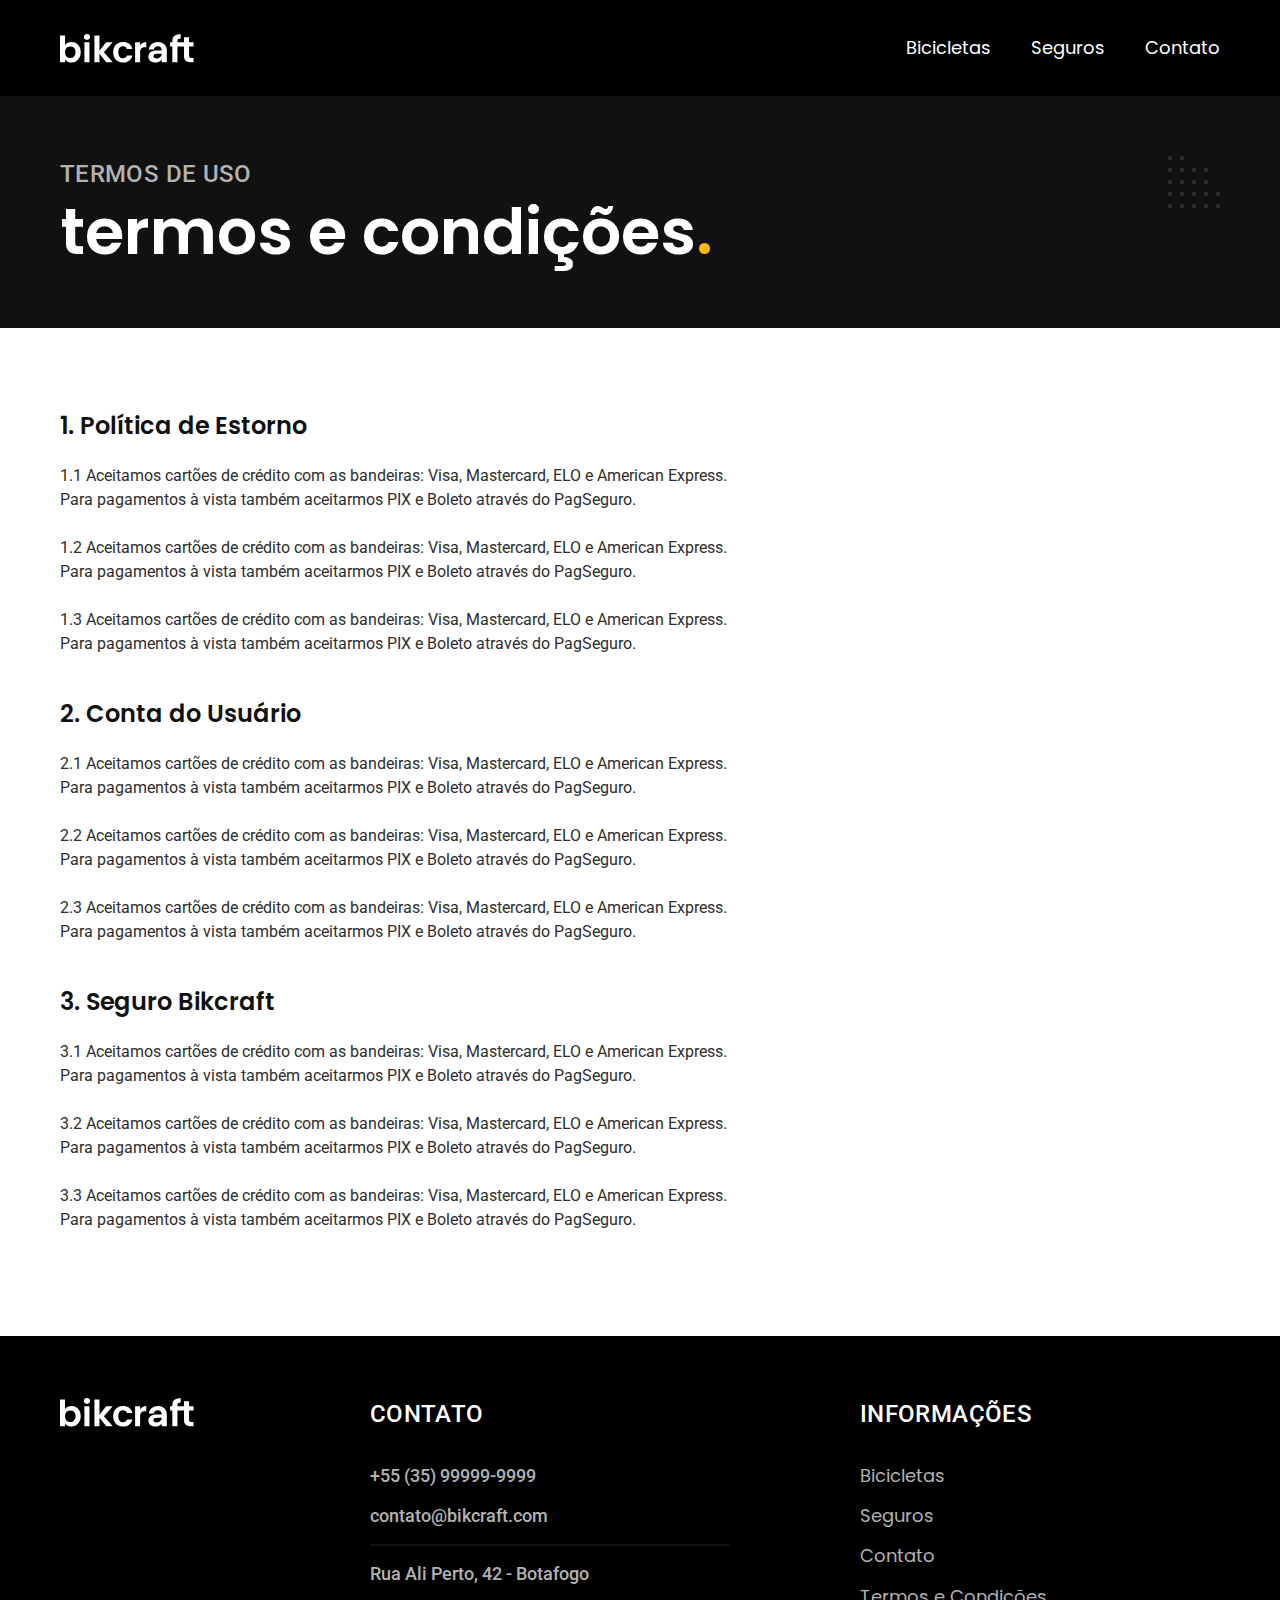
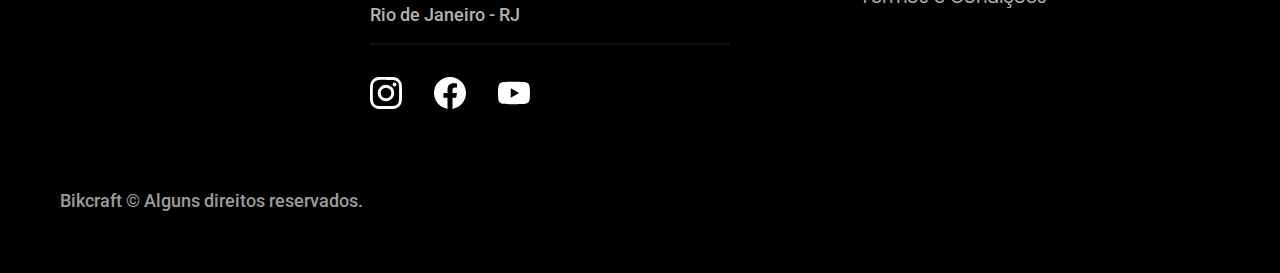
<file: termos.html>
<!DOCTYPE html>
<html lang="en">
<head>
    <meta charset="UTF-8">
    <meta http-equiv="X-UA-Compatible" content="IE=edge">
    <meta name="description" content="Termos e condições.">
    <meta name="viewport" content="width=device-width, initial-scale=1.0">
    <title>Termos e Condições | Bikcraft</title>

    <link rel="preload" href="css/style.css" as="style">
    <link rel="stylesheet" href="css/style.css">

    <link rel="preconnect" href="https://fonts.googleapis.com">
    <link rel="preconnect" href="https://fonts.gstatic.com" crossorigin>
    <link href="https://fonts.googleapis.com/css2?family=Merriweather:ital,wght@1,900&family=Poppins:wght@400;600&family=Roboto:wght@400;500&display=swap" rel="stylesheet">
</head>
<body id="termos">
    <header class="header-bg">
        <div class="header container">
            <a href="./">
                <img src="./img/bikcraft.svg" alt="Bikcraft">
            </a>
            <nav aria-label="primaria">
                <ul class="header-menu font-1-m color-0">
                    <li><a href="./bicicletas.html">Bicicletas</a></li>
                    <li><a href="./seguros.html">Seguros</a></li>
                    <li><a href="./contato.html">Contato</a></li>
                </ul>
            </nav>
        </div>
    </header>

    <main>
        <div class="title-bg">
            <div class="title container">
                <p class="font-2-l-b color-5">termos de uso</p>
                <h1 class="font-1-xxl color-0">termos e condições<span class="color-p1">.</span></h1>
            </div>
        </div>

        <div class="termos font-2-s color-10 container">
            <h2 class="font-1-l color-11">1. Política de Estorno</h2>
            <p>1.1 Aceitamos cartões de crédito com as bandeiras: Visa, Mastercard, ELO e American Express. Para pagamentos à vista também aceitarmos PIX e Boleto através do PagSeguro.</p>
            <p>1.2 Aceitamos cartões de crédito com as bandeiras: Visa, Mastercard, ELO e American Express. Para pagamentos à vista também aceitarmos PIX e Boleto através do PagSeguro.</p>
            <p>1.3 Aceitamos cartões de crédito com as bandeiras: Visa, Mastercard, ELO e American Express. Para pagamentos à vista também aceitarmos PIX e Boleto através do PagSeguro.</p>

            <h2 class="font-1-l color-11">2. Conta do Usuário</h2>
            <p>2.1 Aceitamos cartões de crédito com as bandeiras: Visa, Mastercard, ELO e American Express. Para pagamentos à vista também aceitarmos PIX e Boleto através do PagSeguro.</p>
            <p>2.2 Aceitamos cartões de crédito com as bandeiras: Visa, Mastercard, ELO e American Express. Para pagamentos à vista também aceitarmos PIX e Boleto através do PagSeguro.</p>
            <p>2.3 Aceitamos cartões de crédito com as bandeiras: Visa, Mastercard, ELO e American Express. Para pagamentos à vista também aceitarmos PIX e Boleto através do PagSeguro.</p>

            <h2 class="font-1-l color-11">3. Seguro Bikcraft</h2>
            <p>3.1 Aceitamos cartões de crédito com as bandeiras: Visa, Mastercard, ELO e American Express. Para pagamentos à vista também aceitarmos PIX e Boleto através do PagSeguro.</p>
            <p>3.2 Aceitamos cartões de crédito com as bandeiras: Visa, Mastercard, ELO e American Express. Para pagamentos à vista também aceitarmos PIX e Boleto através do PagSeguro.</p>
            <p>3.3 Aceitamos cartões de crédito com as bandeiras: Visa, Mastercard, ELO e American Express. Para pagamentos à vista também aceitarmos PIX e Boleto através do PagSeguro.</p>
        </div>
    </main>

    <footer class="footer-bg">
        <div class="footer container">
            <img src="img/bikcraft.svg" alt="Bikcraft">

            <div class="footer-contact">
                <h3 class="font-2-l-b color-0" >Contato</h3>

                <ul class="font-2-m color-5">
                    <li><a href="tel:+5535999999999">+55 (35) 99999-9999</a></li>
                    <li><a href="mailto:contato@bikcraft.com">contato@bikcraft.com</a></li>
                    <li>Rua Ali Perto, 42 - Botafogo</li>
                    <li>Rio de Janeiro - RJ</li>
                </ul>

                <div class="footer-socialmedia">
                   <a href="./">
                    <img src="img/redes/instagram.svg" alt="Instagram">
                   </a>

                   <a href="./">
                    <img src="img/redes/facebook.svg" alt="Facebook">
                   </a>

                   <a href="./">
                    <img src="img/redes/youtube.svg" alt="Youtube">
                   </a>
                </div>
            </div>

            <div class="footer-informations">
                <h3 class="font-2-l-b color-0" >Informações</h3>

                <nav>
                    <ul class="font-1-m color-5">
                        <li><a href="./bicicletas.html">Bicicletas</a></li>
                        <li><a href="./seguros.html">Seguros</a></li>
                        <li><a href="./contato.html">Contato</a></li>
                        <li><a href="./termos.html">Termos e Condições</a></li>
                    </ul>
                </nav>
            </div>

            <p class="footer-copy font-2-m color-6">Bikcraft © Alguns direitos reservados.</p>
        </div>
    </footer>
</body>
</html>
</file>
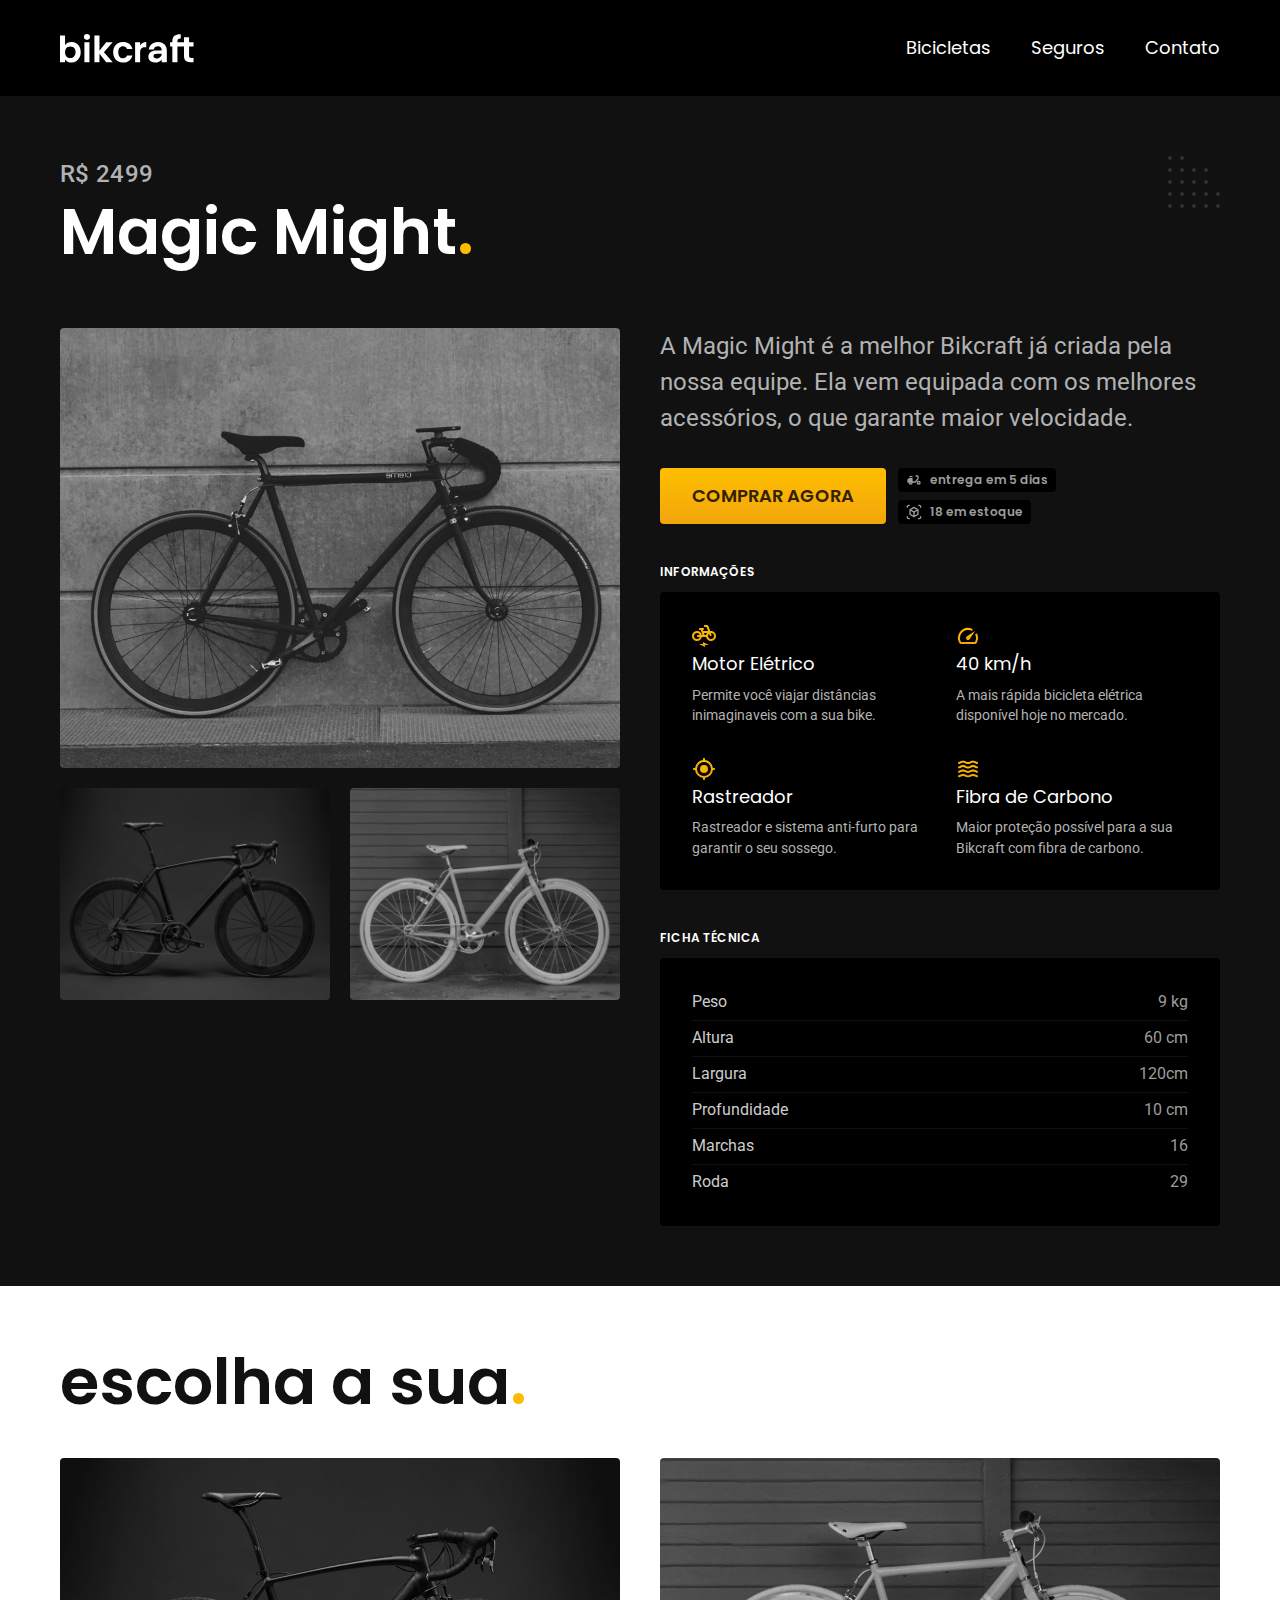
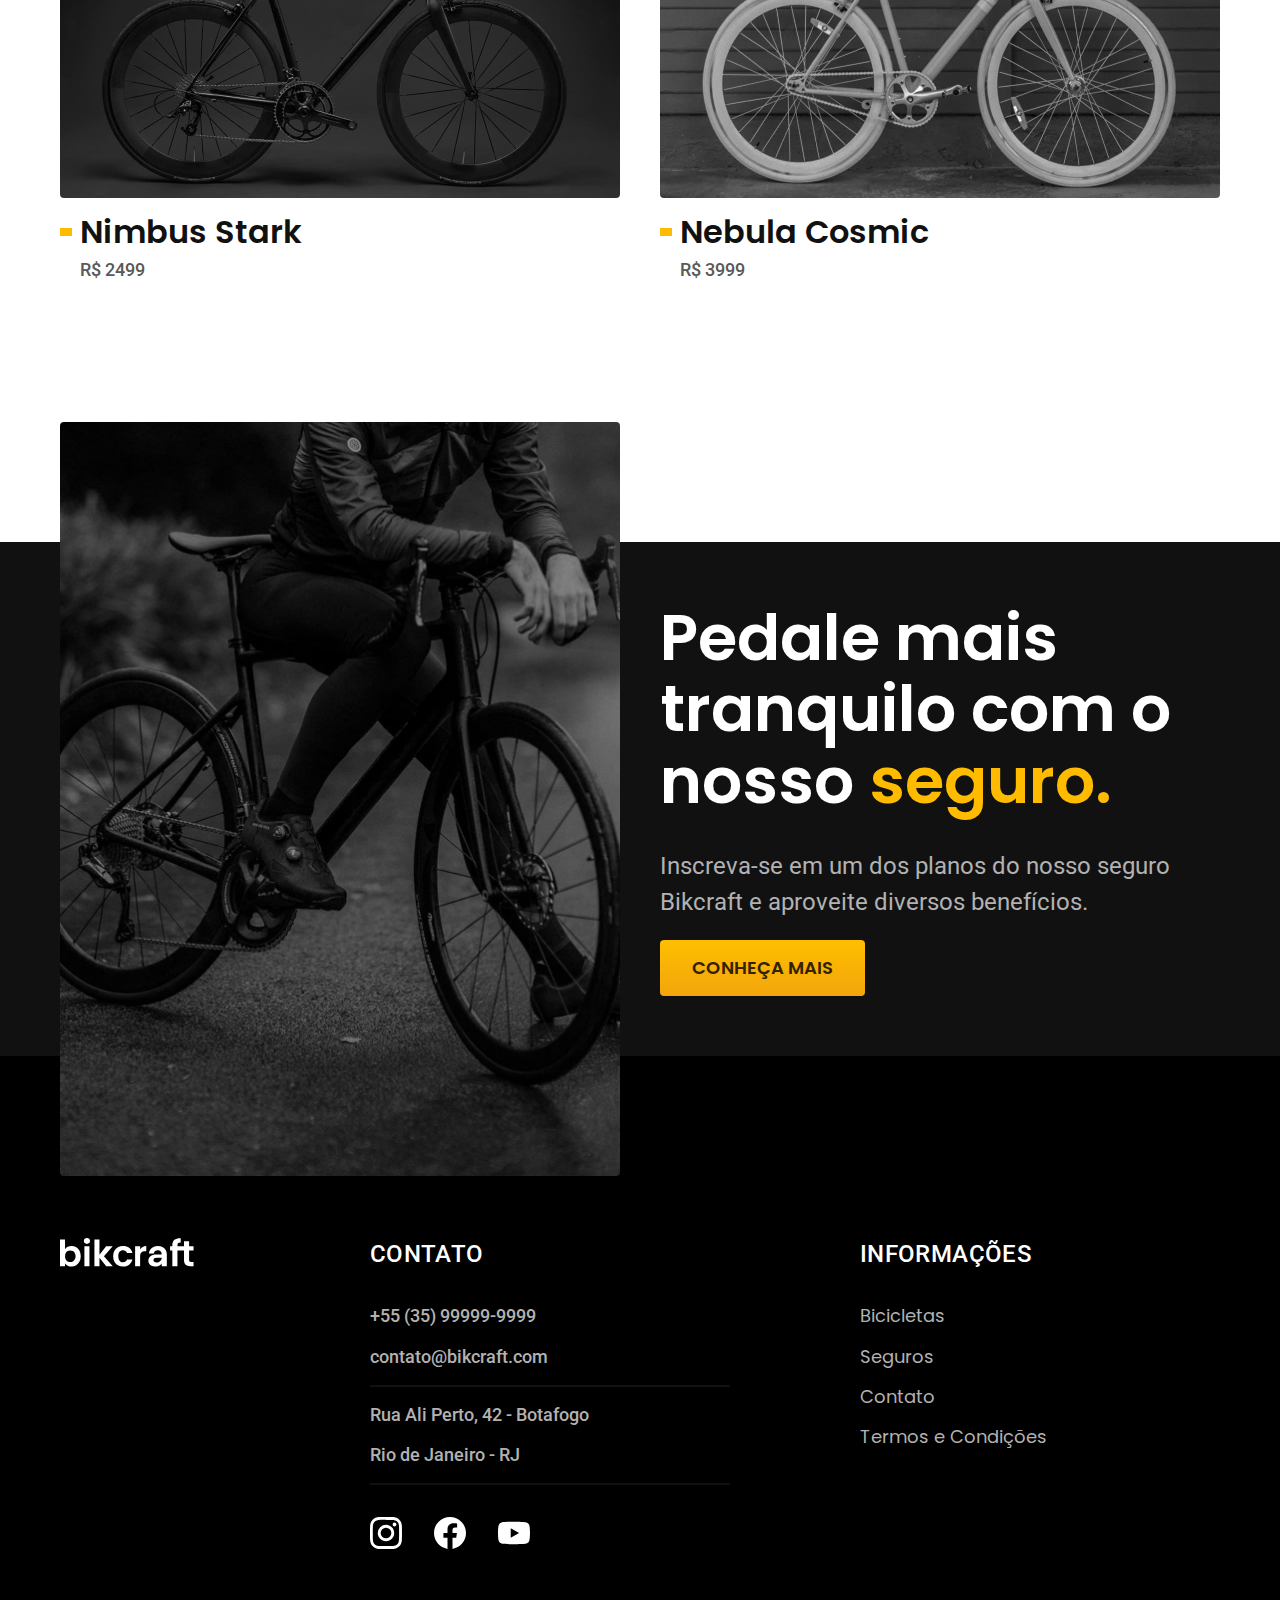
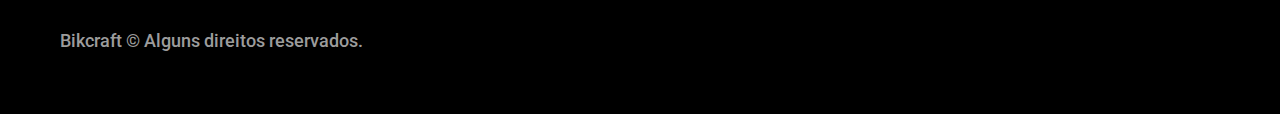
<file: bicicletas/magic.html>
<!DOCTYPE html>
<html lang="en">
<head>
    <meta charset="UTF-8">
    <meta http-equiv="X-UA-Compatible" content="IE=edge">
    <meta name="description" content="Termos e condições.">
    <meta name="viewport" content="width=device-width, initial-scale=1.0">
    <title>Magic | Bikcraft</title>

    <link rel="stylesheet" href="../css/style.css">

    <link rel="preconnect" href="https://fonts.googleapis.com">
    <link rel="preconnect" href="https://fonts.gstatic.com" crossorigin>
    <link href="https://fonts.googleapis.com/css2?family=Merriweather:ital,wght@1,900&family=Poppins:wght@400;600&family=Roboto:wght@400;500&display=swap" rel="stylesheet">
</head>
<body id="bicicleta">
    <header class="header-bg">
        <div class="header container">
            <a href="../">
                <img src="../img/bikcraft.svg" alt="Bikcraft">
            </a>
            <nav aria-label="primaria">
                <ul class="header-menu font-1-m color-0">
                    <li><a href="../bicicletas.html">Bicicletas</a></li>
                    <li><a href="../seguros.html">Seguros</a></li>
                    <li><a href="../contato.html">Contato</a></li>
                </ul>
            </nav>
        </div>
    </header>

    <main class="title-bg">
        <div>
            <div class="title container">
                <p class="font-2-l-b color-5">R$ 2499</p>
                <h1 class="font-1-xxl color-0">Magic Might<span class="color-p1">.</span></h1>
            </div>
        </div>

        <div class="bicycle container">
                <div class="bicycle-images">
                    <img src="../img/bicicleta/nimbus2.jpg" alt="">
                    <img src="../img/bicicleta/nimbus1.jpg" alt="">
                    <img src="../img/bicicleta/nimbus3.jpg" alt="">
                </div>

                <div class="bicycle-content">
                    <p class="font-2-l color-5">A Magic Might é a melhor Bikcraft já criada pela nossa equipe. Ela vem equipada com os melhores acessórios, o que garante maior velocidade.</p>

                    <div class="bicycle-buy">
                        <a class="button" href="../orcamento.html">Comprar Agora</a>
                        <span class="font-1-xs color-6"><img src="../img/icones/entrega.svg" alt="">entrega em 5 dias</span>
                        <span class="font-1-xs color-6"><img src="../img/icones/estoque.svg" alt="">18 em estoque</span>
                    </div>

                <h2 class="font-1-xs color-0">Informações</h2>
                <ul class="bicycle-informations">
                    <li>
                        <img src="../img/icones/eletrica.svg" alt="">
                        <h3 class="font-1-m color-0">Motor Elétrico</h3>
                        <p class="font-2-xs color-5">Permite você viajar distâncias inimaginaveis com a sua bike.</p>
                    </li>

                    <li>
                        <img src="../img/icones/velocidade.svg" alt="">
                        <h3 class="font-1-m color-0">40 km/h</h3>
                        <p class="font-2-xs color-5">A mais rápida bicicleta elétrica disponível hoje no mercado.</p>
                    </li>

                    <li>
                        <img src="../img/icones/rastreador.svg" alt="">
                        <h3 class="font-1-m color-0">Rastreador</h3>
                        <p class="font-2-xs color-5">Rastreador e sistema anti-furto para garantir o seu sossego.</p>
                    </li>

                    <li>
                        <img src="../img/icones/carbono.svg" alt="">
                        <h3 class="font-1-m color-0">Fibra de Carbono</h3>
                        <p class="font-2-xs color-5">Maior proteção possível para a sua Bikcraft com fibra de carbono.</p>
                    </li>
                </ul>
                
                <h2 class="font-1-xs color-0">Ficha Técnica</h2>
                <ul class="bicycle-token font-2-s color-4">
                    <li>Peso <span>9 kg</span></li>
                    <li>Altura <span>60 cm</span></li>
                    <li>Largura <span>120cm</span></li>
                    <li>Profundidade <span>10 cm</span></li>
                    <li>Marchas <span>16</span></li>
                    <li>Roda <span>29</span></li>
                </ul>
                
                </div>
            </div>

    </main>

    <article class="bicycles-list container">
        <h2 class="font-1-xxl">escolha a sua<span class="color-p1">.</span></h2>

        <ul>
            <li>
                <a href="./nimbus.html">
                    <img src="../img/bicicletas/nimbus.jpg" alt="Bicicleta preta">
                    <h3 class="font-1-xl">Nimbus Stark</h3>
                    <span class="font-2-m color-8">R$ 2499</span>
                </a>
            </li>
            
            <li>
                <a href="./nebula.html">
                    <img src="../img/bicicletas/nebula.jpg" alt="Bicicleta preta">
                    <h3 class="font-1-xl">Nebula Cosmic</h3>
                    <span class="font-2-m color-8">R$ 3999</span>
                </a>
            </li>
        </ul>
    </article>

    <article class="security-bicycle-bg">
        <div class="security-bicycle container">
            <div class="security-bicycle-image">
                <img src="../img/fotos/seguros.jpg" alt="Pessoa parada em cima de uma bicicleta.">
            </div>
            <div class="security-bicycle-content">
                <h2 class="font-1-xxl color-0">Pedale mais tranquilo com o nosso <span class="color-p1">seguro.</span></h2>
                <p class="font-2-l color-5">Inscreva-se em um dos planos do nosso seguro Bikcraft e aproveite diversos benefícios.</p>
                <a class="button" href="../seguros.html">Conheça Mais</a>
                </div>
        </div>
    </article>

    <footer class="footer-bg">
        <div class="footer container">
            <img src="../img/bikcraft.svg" alt="Bikcraft">

            <div class="footer-contact">
                <h3 class="font-2-l-b color-0" >Contato</h3>

                <ul class="font-2-m color-5">
                    <li><a href="tel:+5535999999999">+55 (35) 99999-9999</a></li>
                    <li><a href="mailto:contato@bikcraft.com">contato@bikcraft.com</a></li>
                    <li>Rua Ali Perto, 42 - Botafogo</li>
                    <li>Rio de Janeiro - RJ</li>
                </ul>

                <div class="footer-socialmedia">
                   <a href="../">
                    <img src="../img/redes/instagram.svg" alt="Instagram">
                   </a>

                   <a href="../">
                    <img src="../img/redes/facebook.svg" alt="Facebook">
                   </a>

                   <a href="../">
                    <img src="../img/redes/youtube.svg" alt="Youtube">
                   </a>
                </div>
            </div>

            <div class="footer-informations">
                <h3 class="font-2-l-b color-0" >Informações</h3>

                <nav>
                    <ul class="font-1-m color-5">
                        <li><a href="../bicicletas.html">Bicicletas</a></li>
                        <li><a href="../seguros.html">Seguros</a></li>
                        <li><a href="../contato.html">Contato</a></li>
                        <li><a href="../termos.html">Termos e Condições</a></li>
                    </ul>
                </nav>
            </div>

            <p class="footer-copy font-2-m color-6">Bikcraft © Alguns direitos reservados.</p>
        </div>
    </footer>
</body>
</html>
</file>
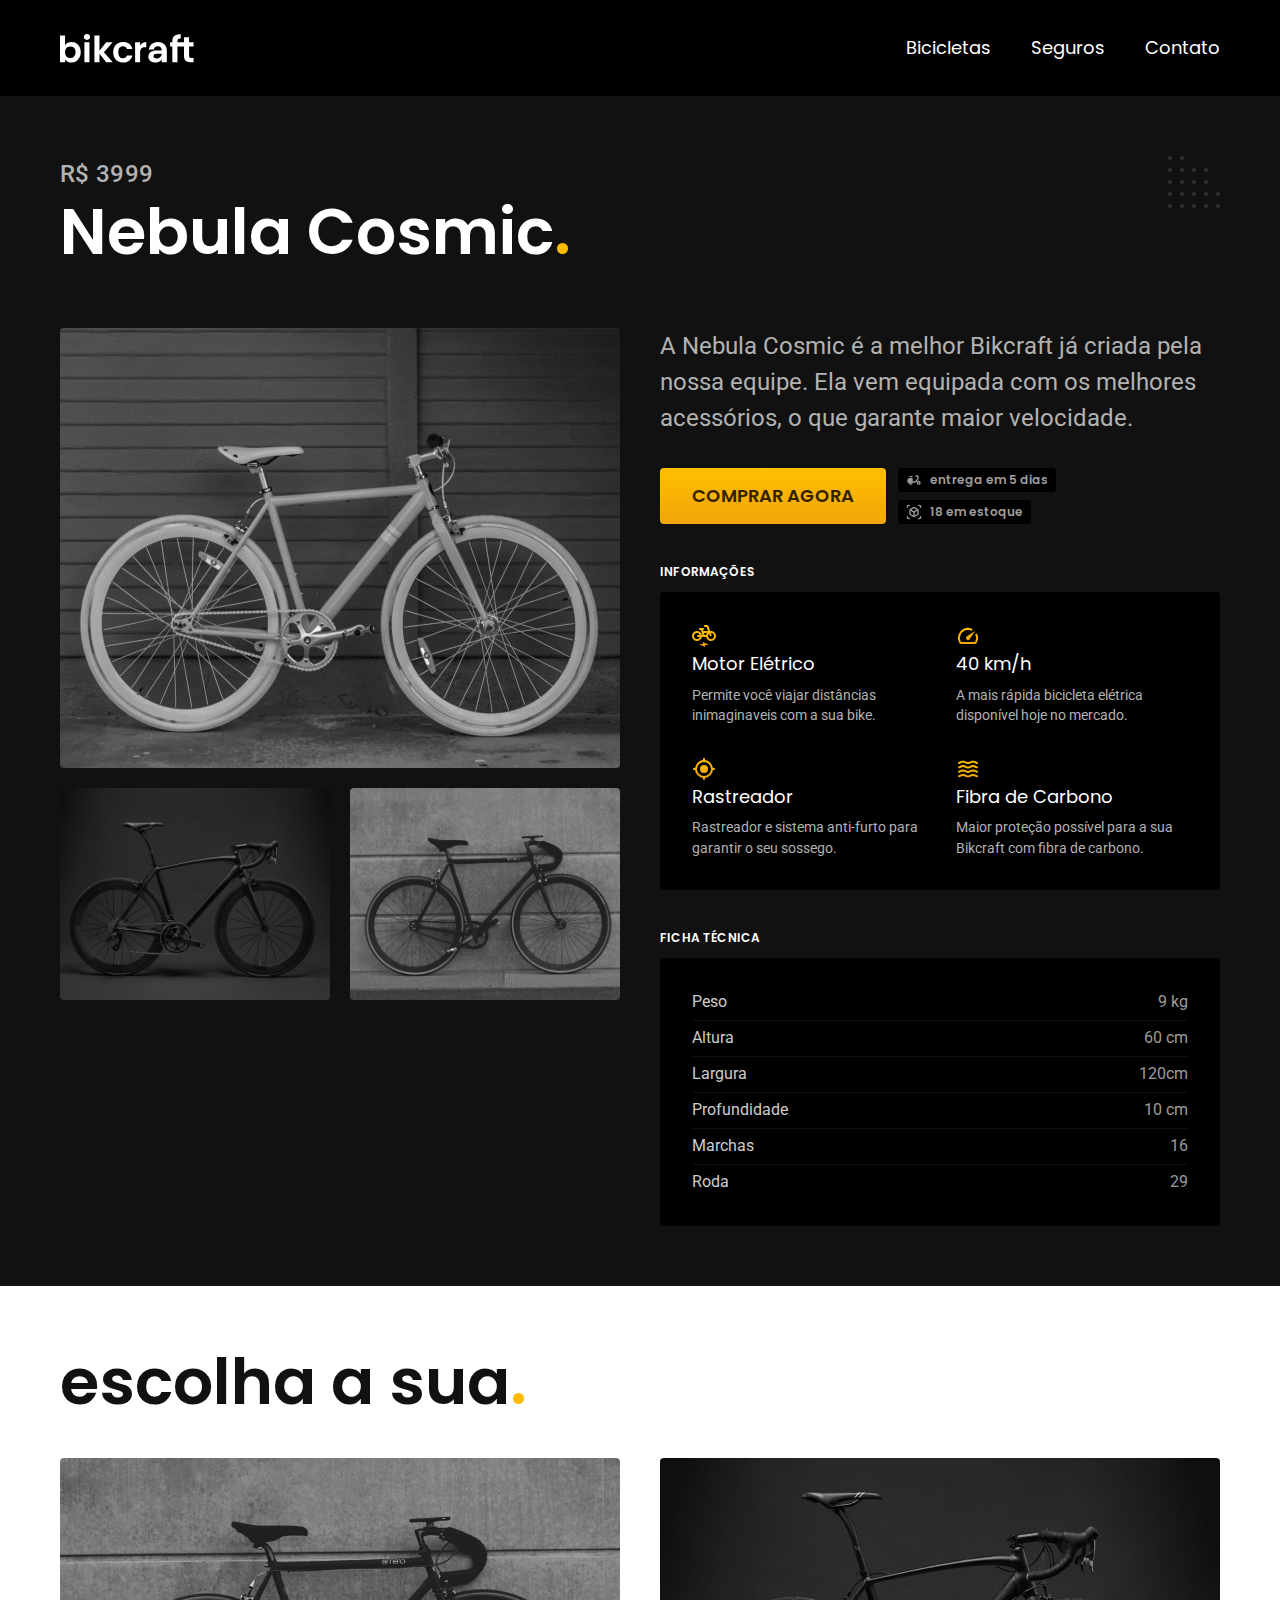
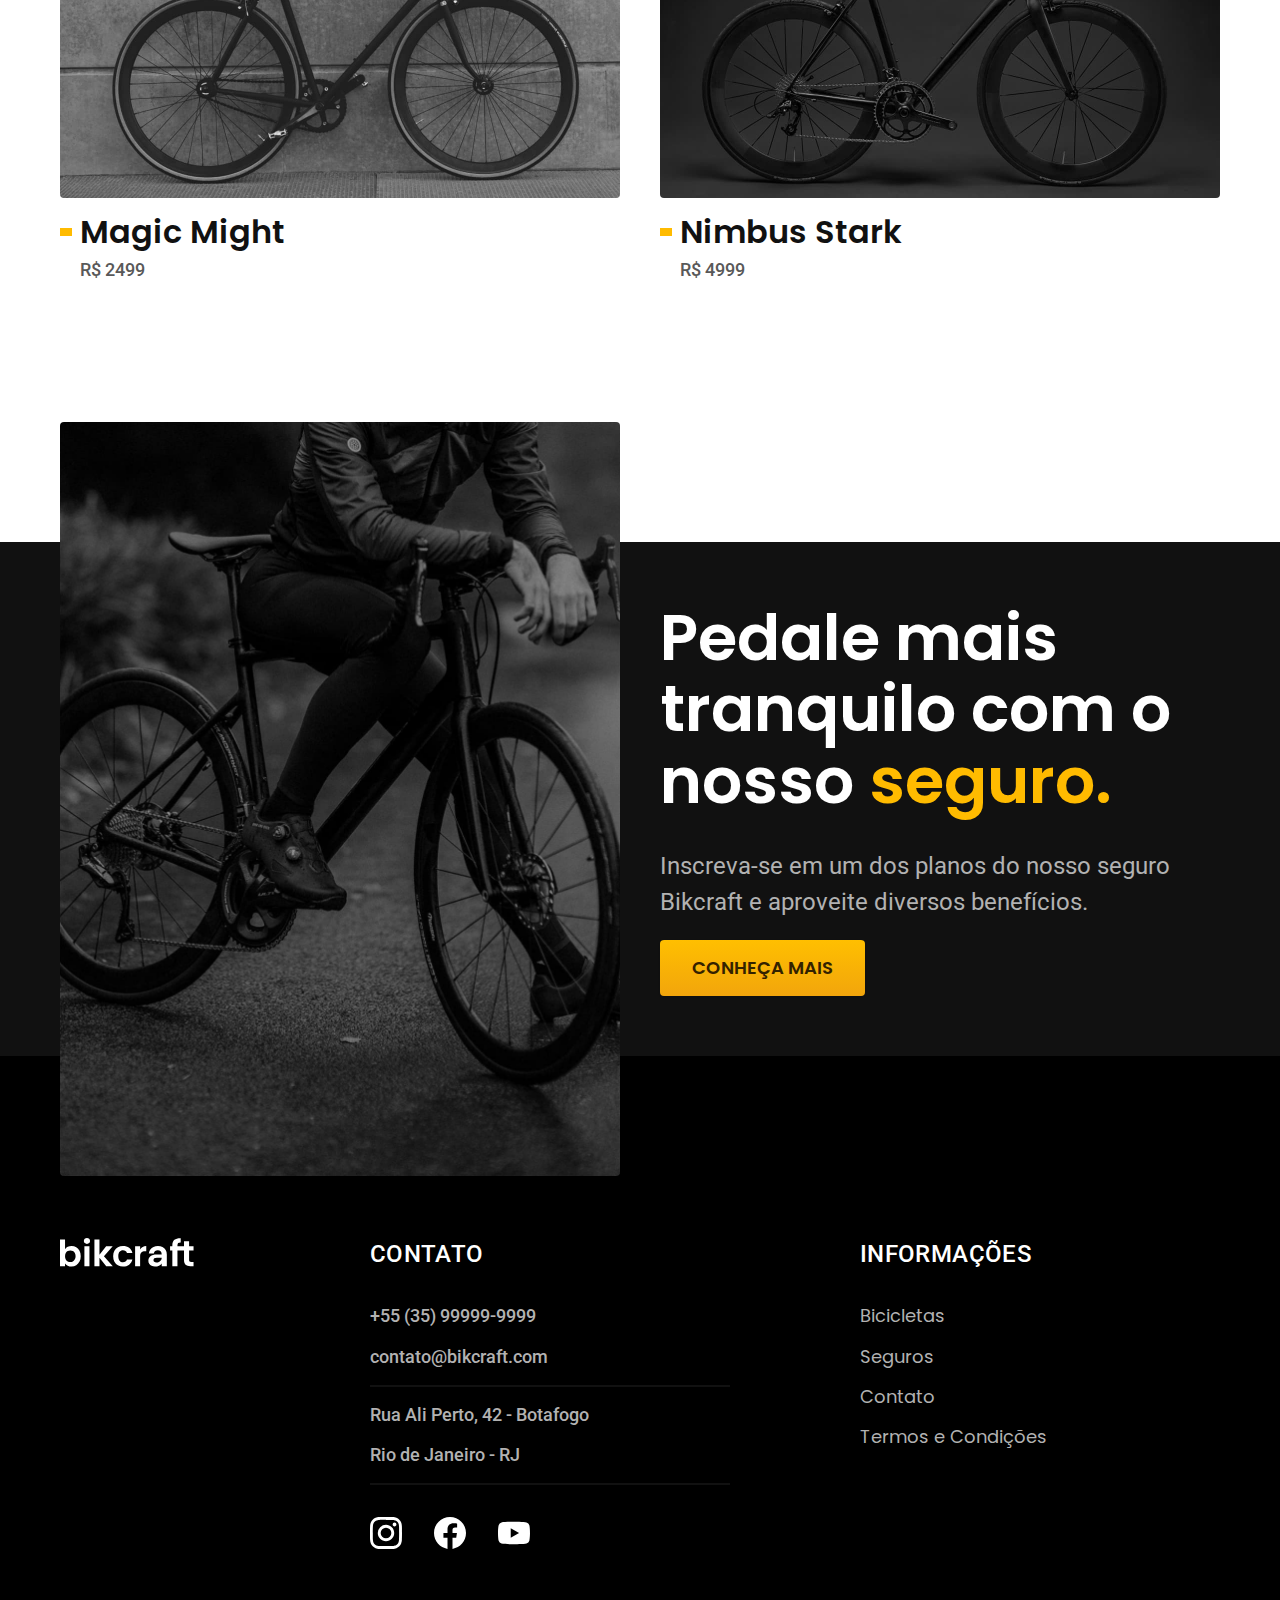
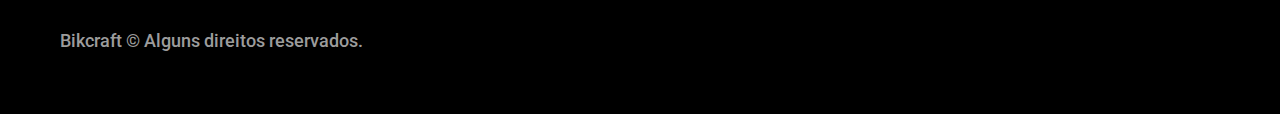
<file: bicicletas/nebula.html>
<!DOCTYPE html>
<html lang="en">
<head>
    <meta charset="UTF-8">
    <meta http-equiv="X-UA-Compatible" content="IE=edge">
    <meta name="description" content="Termos e condições.">
    <meta name="viewport" content="width=device-width, initial-scale=1.0">
    <title>Nebula | Bikcraft</title>

    <link rel="stylesheet" href="../css/style.css">

    <link rel="preconnect" href="https://fonts.googleapis.com">
    <link rel="preconnect" href="https://fonts.gstatic.com" crossorigin>
    <link href="https://fonts.googleapis.com/css2?family=Merriweather:ital,wght@1,900&family=Poppins:wght@400;600&family=Roboto:wght@400;500&display=swap" rel="stylesheet">
</head>
<body id="bicicleta">
    <header class="header-bg">
        <div class="header container">
            <a href="../">
                <img src="../img/bikcraft.svg" alt="Bikcraft">
            </a>
            <nav aria-label="primaria">
                <ul class="header-menu font-1-m color-0">
                    <li><a href="../bicicletas.html">Bicicletas</a></li>
                    <li><a href="../seguros.html">Seguros</a></li>
                    <li><a href="../contato.html">Contato</a></li>
                </ul>
            </nav>
        </div>
    </header>

    <main class="title-bg">
        <div>
            <div class="title container">
                <p class="font-2-l-b color-5">R$ 3999</p>
                <h1 class="font-1-xxl color-0">Nebula Cosmic<span class="color-p1">.</span></h1>
            </div>
        </div>

        <div class="bicycle container">
                <div class="bicycle-images">
                    <img src="../img/bicicleta/nimbus3.jpg" alt="">
                    <img src="../img/bicicleta/nimbus1.jpg" alt="">
                    <img src="../img/bicicleta/nimbus2.jpg" alt="">
                </div>

                <div class="bicycle-content">
                    <p class="font-2-l color-5">A Nebula Cosmic é a melhor Bikcraft já criada pela nossa equipe. Ela vem equipada com os melhores acessórios, o que garante maior velocidade.</p>

                    <div class="bicycle-buy">
                        <a class="button" href="../orcamento.html">Comprar Agora</a>
                        <span class="font-1-xs color-6"><img src="../img/icones/entrega.svg" alt="">entrega em 5 dias</span>
                        <span class="font-1-xs color-6"><img src="../img/icones/estoque.svg" alt="">18 em estoque</span>
                    </div>

                <h2 class="font-1-xs color-0">Informações</h2>
                <ul class="bicycle-informations">
                    <li>
                        <img src="../img/icones/eletrica.svg" alt="">
                        <h3 class="font-1-m color-0">Motor Elétrico</h3>
                        <p class="font-2-xs color-5">Permite você viajar distâncias inimaginaveis com a sua bike.</p>
                    </li>

                    <li>
                        <img src="../img/icones/velocidade.svg" alt="">
                        <h3 class="font-1-m color-0">40 km/h</h3>
                        <p class="font-2-xs color-5">A mais rápida bicicleta elétrica disponível hoje no mercado.</p>
                    </li>

                    <li>
                        <img src="../img/icones/rastreador.svg" alt="">
                        <h3 class="font-1-m color-0">Rastreador</h3>
                        <p class="font-2-xs color-5">Rastreador e sistema anti-furto para garantir o seu sossego.</p>
                    </li>

                    <li>
                        <img src="../img/icones/carbono.svg" alt="">
                        <h3 class="font-1-m color-0">Fibra de Carbono</h3>
                        <p class="font-2-xs color-5">Maior proteção possível para a sua Bikcraft com fibra de carbono.</p>
                    </li>
                </ul>
                
                <h2 class="font-1-xs color-0">Ficha Técnica</h2>
                <ul class="bicycle-token font-2-s color-4">
                    <li>Peso <span>9 kg</span></li>
                    <li>Altura <span>60 cm</span></li>
                    <li>Largura <span>120cm</span></li>
                    <li>Profundidade <span>10 cm</span></li>
                    <li>Marchas <span>16</span></li>
                    <li>Roda <span>29</span></li>
                </ul>
                
                </div>
            </div>

    </main>

    <article class="bicycles-list container">
        <h2 class="font-1-xxl">escolha a sua<span class="color-p1">.</span></h2>

        <ul>
            <li>
                <a href="./magic.html">
                    <img src="../img/bicicletas/magic.jpg" alt="Bicicleta preta">
                    <h3 class="font-1-xl">Magic Might</h3>
                    <span class="font-2-m color-8">R$ 2499</span>
                </a>
            </li>
            
            <li>
                <a href="./nimbus.html">
                    <img src="../img/bicicletas/nimbus.jpg" alt="Bicicleta preta">
                    <h3 class="font-1-xl">Nimbus Stark</h3>
                    <span class="font-2-m color-8">R$ 4999</span>
                </a>
            </li>
        </ul>
    </article>

    <article class="security-bicycle-bg">
        <div class="security-bicycle container">
            <div class="security-bicycle-image">
                <img src="../img/fotos/seguros.jpg" alt="Pessoa parada em cima de uma bicicleta.">
            </div>
            <div class="security-bicycle-content">
                <h2 class="font-1-xxl color-0">Pedale mais tranquilo com o nosso <span class="color-p1">seguro.</span></h2>
                <p class="font-2-l color-5">Inscreva-se em um dos planos do nosso seguro Bikcraft e aproveite diversos benefícios.</p>
                <a class="button" href="../seguros.html">Conheça Mais</a>
                </div>
        </div>
    </article>

    <footer class="footer-bg">
        <div class="footer container">
            <img src="../img/bikcraft.svg" alt="Bikcraft">

            <div class="footer-contact">
                <h3 class="font-2-l-b color-0" >Contato</h3>

                <ul class="font-2-m color-5">
                    <li><a href="tel:+5535999999999">+55 (35) 99999-9999</a></li>
                    <li><a href="mailto:contato@bikcraft.com">contato@bikcraft.com</a></li>
                    <li>Rua Ali Perto, 42 - Botafogo</li>
                    <li>Rio de Janeiro - RJ</li>
                </ul>

                <div class="footer-socialmedia">
                   <a href="../">
                    <img src="../img/redes/instagram.svg" alt="Instagram">
                   </a>

                   <a href="../">
                    <img src="../img/redes/facebook.svg" alt="Facebook">
                   </a>

                   <a href="../">
                    <img src="../img/redes/youtube.svg" alt="Youtube">
                   </a>
                </div>
            </div>

            <div class="footer-informations">
                <h3 class="font-2-l-b color-0" >Informações</h3>

                <nav>
                    <ul class="font-1-m color-5">
                        <li><a href="../bicicletas.html">Bicicletas</a></li>
                        <li><a href="../seguros.html">Seguros</a></li>
                        <li><a href="../contato.html">Contato</a></li>
                        <li><a href="../termos.html">Termos e Condições</a></li>
                    </ul>
                </nav>
            </div>

            <p class="footer-copy font-2-m color-6">Bikcraft © Alguns direitos reservados.</p>
        </div>
    </footer>
</body>
</html>
</file>
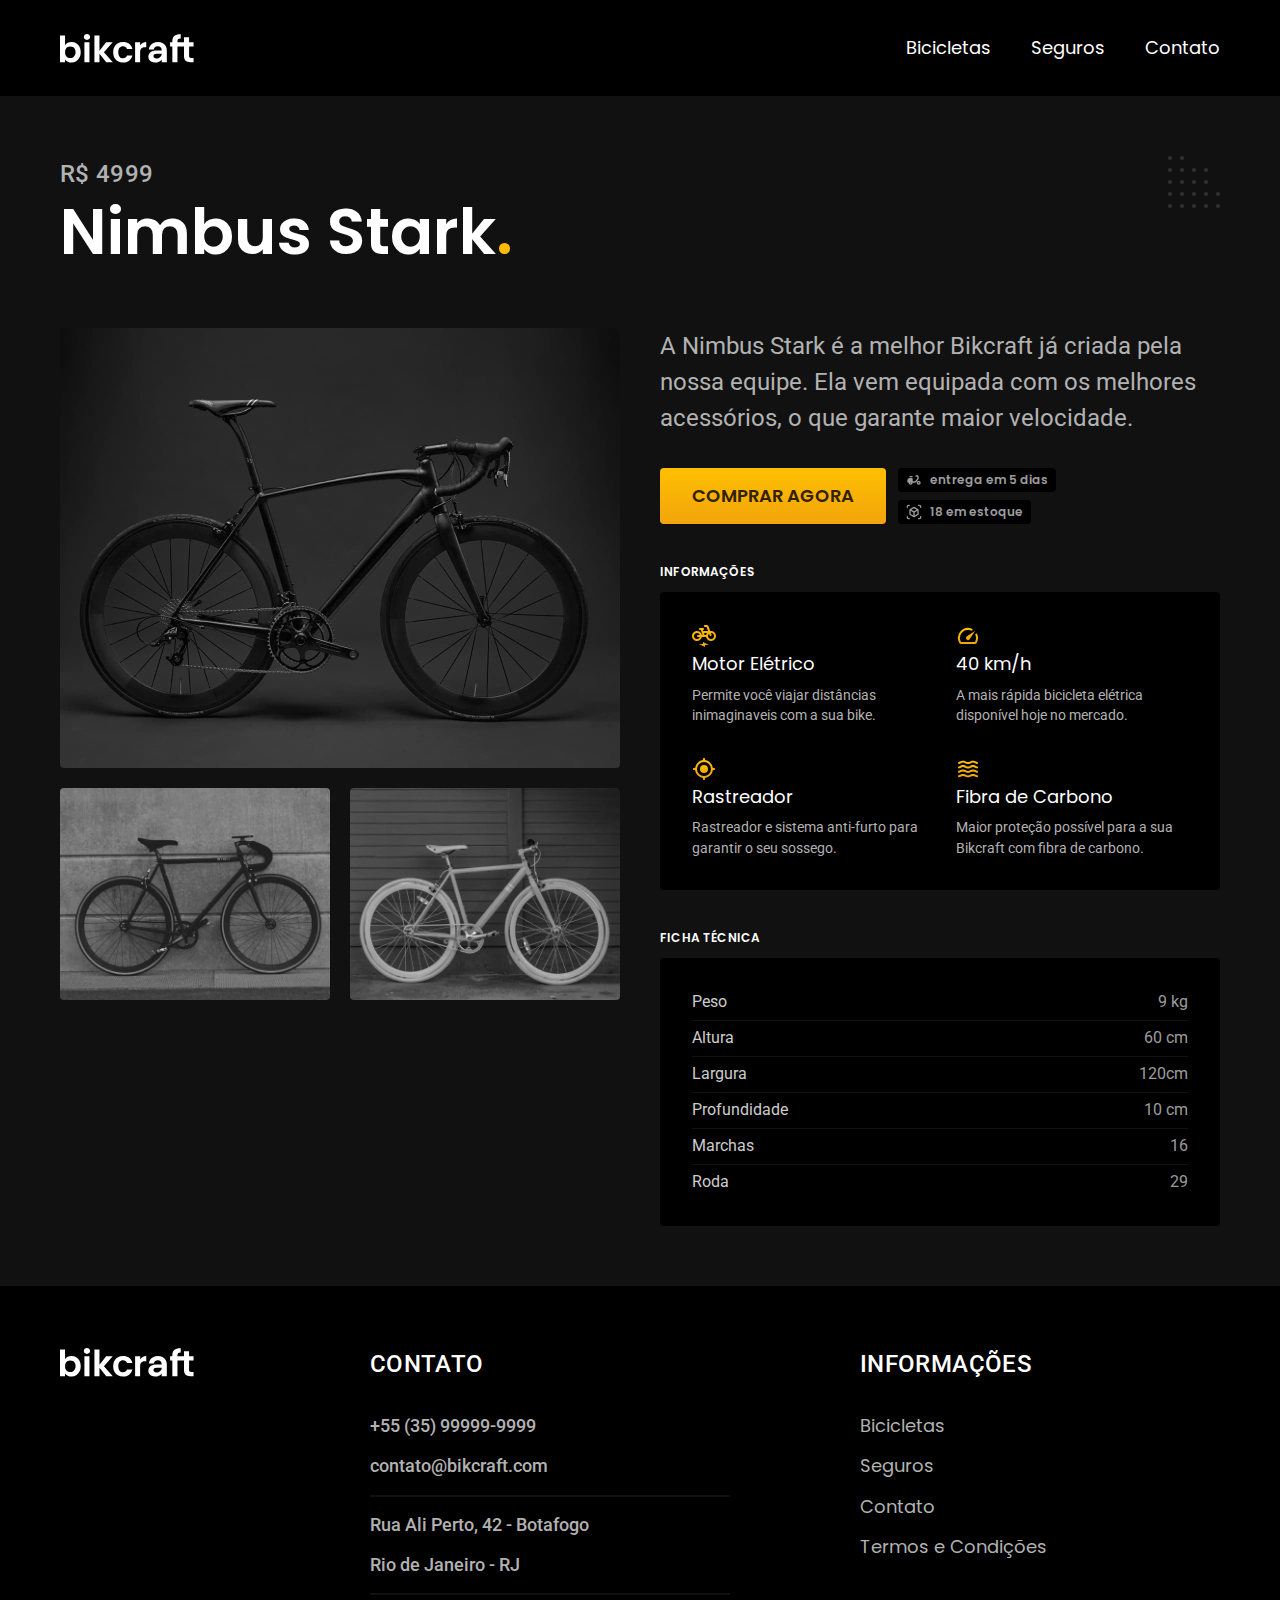
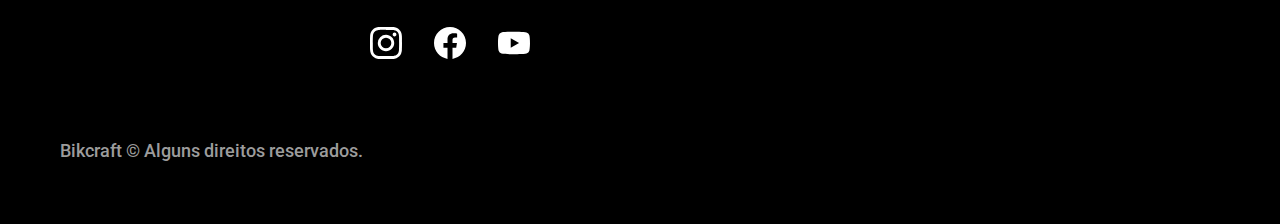
<file: bicicletas/nimbus.html>
<!DOCTYPE html>
<html lang="en">
<head>
    <meta charset="UTF-8">
    <meta http-equiv="X-UA-Compatible" content="IE=edge">
    <meta name="description" content="Termos e condições.">
    <meta name="viewport" content="width=device-width, initial-scale=1.0">
    <title>Termos e Condições | Bikcraft</title>

    <link rel="stylesheet" href="../css/style.css">

    <link rel="preconnect" href="https://fonts.googleapis.com">
    <link rel="preconnect" href="https://fonts.gstatic.com" crossorigin>
    <link href="https://fonts.googleapis.com/css2?family=Merriweather:ital,wght@1,900&family=Poppins:wght@400;600&family=Roboto:wght@400;500&display=swap" rel="stylesheet">
</head>
<body id="bicicleta">
    <header class="header-bg">
        <div class="header container">
            <a href="../">
                <img src="../img/bikcraft.svg" alt="Bikcraft">
            </a>
            <nav aria-label="primaria">
                <ul class="header-menu font-1-m color-0">
                    <li><a href="../bicicletas.html">Bicicletas</a></li>
                    <li><a href="../seguros.html">Seguros</a></li>
                    <li><a href="../contato.html">Contato</a></li>
                </ul>
            </nav>
        </div>
    </header>

    <main class="title-bg">
        <div>
            <div class="title container">
                <p class="font-2-l-b color-5">R$ 4999</p>
                <h1 class="font-1-xxl color-0">Nimbus Stark<span class="color-p1">.</span></h1>
            </div>
        </div>

        <div class="bicycle container">
                <div class="bicycle-images">
                    <img src="../img/bicicleta/nimbus1.jpg" alt="">
                    <img src="../img/bicicleta/nimbus2.jpg" alt="">
                    <img src="../img/bicicleta/nimbus3.jpg" alt="">
                </div>

                <div class="bicycle-content">
                    <p class="font-2-l color-5">A Nimbus Stark é a melhor Bikcraft já criada pela nossa equipe. Ela vem equipada com os melhores acessórios, o que garante maior velocidade.</p>

                    <div class="bicycle-buy">
                        <a class="button" href="../orcamento.html">Comprar Agora</a>
                        <span class="font-1-xs color-6"><img src="../img/icones/entrega.svg" alt="">entrega em 5 dias</span>
                        <span class="font-1-xs color-6"><img src="../img/icones/estoque.svg" alt="">18 em estoque</span>
                    </div>

                <h2 class="font-1-xs color-0">Informações</h2>
                <ul class="bicycle-informations">
                    <li>
                        <img src="../img/icones/eletrica.svg" alt="">
                        <h3 class="font-1-m color-0">Motor Elétrico</h3>
                        <p class="font-2-xs color-5">Permite você viajar distâncias inimaginaveis com a sua bike.</p>
                    </li>

                    <li>
                        <img src="../img/icones/velocidade.svg" alt="">
                        <h3 class="font-1-m color-0">40 km/h</h3>
                        <p class="font-2-xs color-5">A mais rápida bicicleta elétrica disponível hoje no mercado.</p>
                    </li>

                    <li>
                        <img src="../img/icones/rastreador.svg" alt="">
                        <h3 class="font-1-m color-0">Rastreador</h3>
                        <p class="font-2-xs color-5">Rastreador e sistema anti-furto para garantir o seu sossego.</p>
                    </li>

                    <li>
                        <img src="../img/icones/carbono.svg" alt="">
                        <h3 class="font-1-m color-0">Fibra de Carbono</h3>
                        <p class="font-2-xs color-5">Maior proteção possível para a sua Bikcraft com fibra de carbono.</p>
                    </li>
                </ul>
                
                <h2 class="font-1-xs color-0">Ficha Técnica</h2>
                <ul class="bicycle-token font-2-s color-4">
                    <li>Peso <span>9 kg</span></li>
                    <li>Altura <span>60 cm</span></li>
                    <li>Largura <span>120cm</span></li>
                    <li>Profundidade <span>10 cm</span></li>
                    <li>Marchas <span>16</span></li>
                    <li>Roda <span>29</span></li>
                </ul>
                
                </div>
            </div>
    </main>

    <footer class="footer-bg">
        <div class="footer container">
            <img src="../img/bikcraft.svg" alt="Bikcraft">

            <div class="footer-contact">
                <h3 class="font-2-l-b color-0" >Contato</h3>

                <ul class="font-2-m color-5">
                    <li><a href="tel:+5535999999999">+55 (35) 99999-9999</a></li>
                    <li><a href="mailto:contato@bikcraft.com">contato@bikcraft.com</a></li>
                    <li>Rua Ali Perto, 42 - Botafogo</li>
                    <li>Rio de Janeiro - RJ</li>
                </ul>

                <div class="footer-socialmedia">
                   <a href="../">
                    <img src="../img/redes/instagram.svg" alt="Instagram">
                   </a>

                   <a href="../">
                    <img src="../img/redes/facebook.svg" alt="Facebook">
                   </a>

                   <a href="../">
                    <img src="../img/redes/youtube.svg" alt="Youtube">
                   </a>
                </div>
            </div>

            <div class="footer-informations">
                <h3 class="font-2-l-b color-0" >Informações</h3>

                <nav>
                    <ul class="font-1-m color-5">
                        <li><a href="../bicicletas.html">Bicicletas</a></li>
                        <li><a href="../seguros.html">Seguros</a></li>
                        <li><a href="../contato.html">Contato</a></li>
                        <li><a href="../termos.html">Termos e Condições</a></li>
                    </ul>
                </nav>
            </div>

            <p class="footer-copy font-2-m color-6">Bikcraft © Alguns direitos reservados.</p>
        </div>
    </footer>
</body>
</html>
</file>
<file: css/style.css>
@import "global/global.css";
@import "utilities/typography.css";
@import "utilities/colors.css";
@import "global/header.css";
@import "global/footer.css";
@import "home/introduction.css";
@import "utilities/components.css";
@import "bicycles/bicycles-list.css";
@import "home/technology.css";
@import "home/partners.css";
@import "home/testimonial.css";
@import "security/security.css";
@import "termos/termos.css";
@import "bicycles/bicycles.css";
@import "security/benefits.css";
@import "security/questions.css";
@import "bicycle/bicycle.css";
@import "bicycle/security-bicycle.css";
@import "contact/contact.css";
@import "contact/shop.css";
@import "utilities/form.css";
@import "budget/budget.css";
</file>
